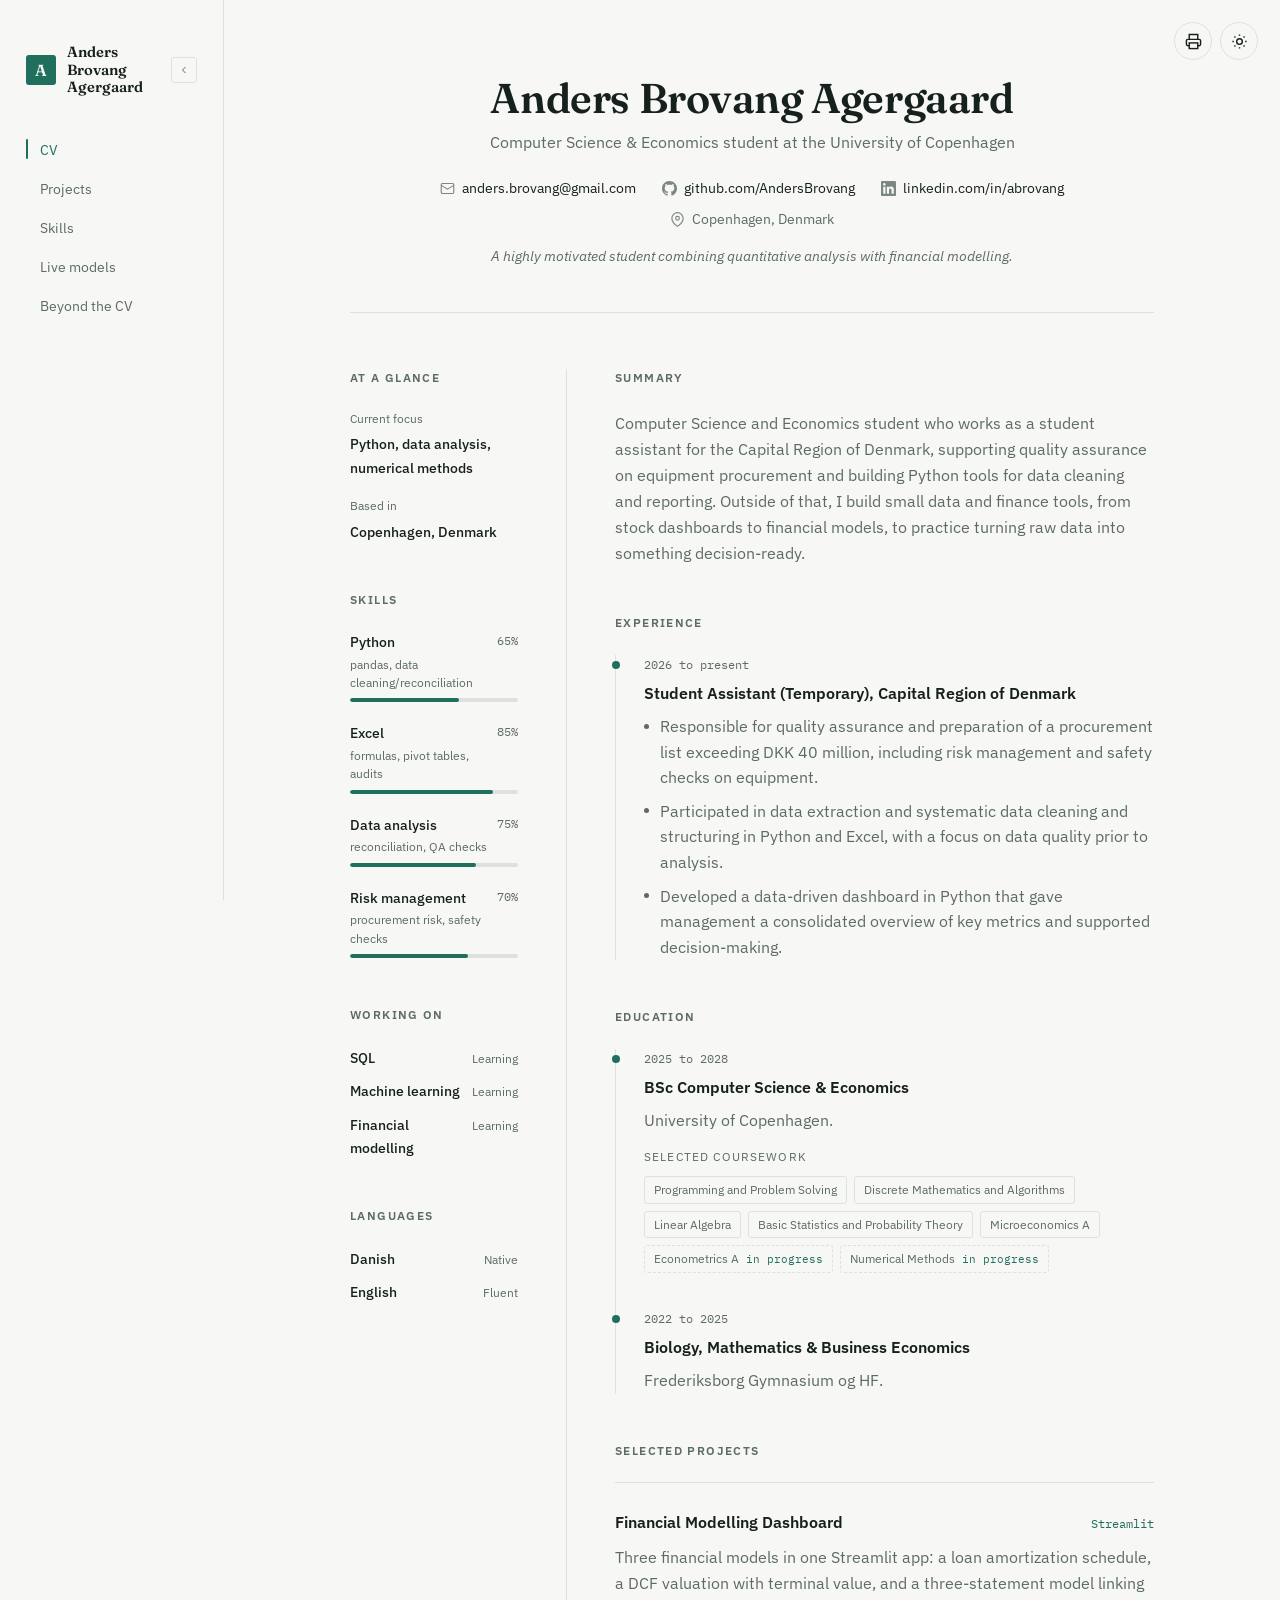
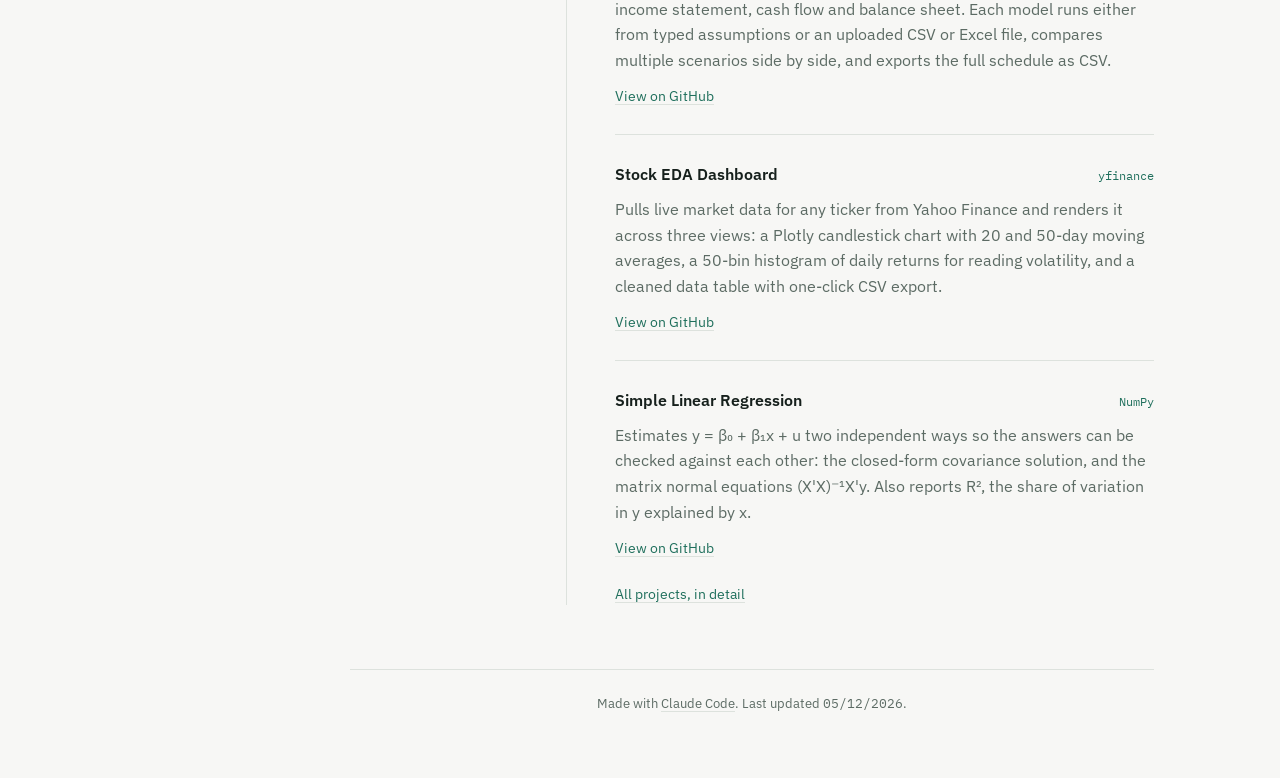
<file: index.html>
<!DOCTYPE html>
<html lang="en" data-theme="light">
<head>
<meta charset="UTF-8">
<meta name="viewport" content="width=device-width, initial-scale=1.0">
<title>Anders Brovang Agergaard | CV</title>
<meta name="description" content="Computer Science &amp; Economics student combining quantitative analysis with financial modelling.">
<link rel="canonical" href="https://andersbrovang.github.io/">

<!-- Link previews (LinkedIn, Slack, iMessage, X) -->
<meta property="og:type" content="profile">
<meta property="og:title" content="Anders Brovang Agergaard | CV">
<meta property="og:description" content="Computer Science &amp; Economics student combining quantitative analysis with financial modelling.">
<meta property="og:url" content="https://andersbrovang.github.io/">
<meta property="og:image" content="https://andersbrovang.github.io/og-image.png">
<meta property="og:image:width" content="1200">
<meta property="og:image:height" content="630">
<meta property="og:locale" content="en_GB">
<meta name="twitter:card" content="summary_large_image">
<meta name="twitter:title" content="Anders Brovang Agergaard | CV">
<meta name="twitter:description" content="Computer Science &amp; Economics student combining quantitative analysis with financial modelling.">
<meta name="twitter:image" content="https://andersbrovang.github.io/og-image.png">

<link rel="icon" href="data:image/svg+xml,%3Csvg xmlns='http://www.w3.org/2000/svg' viewBox='0 0 64 64'%3E%3Crect width='64' height='64' rx='12' fill='%231F6F5C'/%3E%3Ctext x='32' y='45' font-family='Georgia,serif' font-size='38' font-weight='600' text-anchor='middle' fill='%23F7F7F5'%3EA%3C/text%3E%3C/svg%3E">

<script>
  // Apply the stored theme before first paint so dark-mode users
  // never see a flash of the light theme. Also marks that JS is
  // running, which the scroll-reveal styles key off.
  (function () {
    var root = document.documentElement;
    root.classList.add("js");
    try {
      var stored = localStorage.getItem("theme");
      var prefersDark = window.matchMedia("(prefers-color-scheme: dark)").matches;
      root.setAttribute("data-theme", stored || (prefersDark ? "dark" : "light"));
      if (localStorage.getItem("nav") === "collapsed") {
        root.classList.add("nav-collapsed");
      }
    } catch (e) {}
  })();
</script>

<link rel="preconnect" href="https://fonts.googleapis.com">
<link rel="preconnect" href="https://fonts.gstatic.com" crossorigin>
<link href="https://fonts.googleapis.com/css2?family=Fraunces:opsz,wght@9..144,400;9..144,600&family=IBM+Plex+Mono:wght@400;500&family=IBM+Plex+Sans:wght@400;500;600&display=swap" rel="stylesheet">
<link rel="stylesheet" href="style.css?v=22">
</head>
<body>

<a class="skip-link" href="#main">Skip to content</a>

<div class="utility">
  <button id="print-cv" class="util-btn" aria-label="Print or save this CV as PDF">
    <svg class="icon" viewBox="0 0 24 24" fill="none" stroke="currentColor" stroke-width="2"><polyline points="6 9 6 2 18 2 18 9"/><path d="M6 18H4a2 2 0 0 1-2-2v-5a2 2 0 0 1 2-2h16a2 2 0 0 1 2 2v5a2 2 0 0 1-2 2h-2"/><rect x="6" y="14" width="12" height="8"/></svg>
  </button>
  <button id="theme-toggle" class="util-btn theme-toggle" aria-pressed="false" aria-label="Switch to dark mode">
    <svg class="icon icon-sun" viewBox="0 0 24 24" fill="none" stroke="currentColor" stroke-width="2"><circle cx="12" cy="12" r="4"/><path d="M12 2v2M12 20v2M4.9 4.9l1.4 1.4M17.7 17.7l1.4 1.4M2 12h2M20 12h2M4.9 19.1l1.4-1.4M17.7 6.3l1.4-1.4"/></svg>
    <svg class="icon icon-moon" viewBox="0 0 24 24" fill="none" stroke="currentColor" stroke-width="2"><path d="M21 12.8A9 9 0 1111.2 3a7 7 0 009.8 9.8z"/></svg>
  </button>
</div>

<div class="layout">

  <nav class="site-nav" id="site-nav" aria-label="Main">
    <div class="site-nav__top">
      <a class="site-nav__brand" href="index.html">
        <span class="site-nav__mark" aria-hidden="true">A</span>
        <span class="site-nav__name">Anders Brovang<br>Agergaard</span>
      </a>
      <button class="nav-toggle" id="nav-toggle" type="button"
              aria-expanded="true" aria-controls="site-nav"
              aria-label="Collapse navigation">
        <svg viewBox="0 0 24 24" fill="none" stroke="currentColor" stroke-width="2" aria-hidden="true">
          <polyline points="15 18 9 12 15 6"/>
        </svg>
      </button>
    </div>
    <ul class="site-nav__list">
      <li><a class="site-nav__link is-active" href="index.html" aria-current="page">CV</a></li>
      <li><a class="site-nav__link" href="projects.html">Projects</a></li>
      <li><a class="site-nav__link" href="skills.html">Skills</a></li>
      <li><a class="site-nav__link" href="models.html">Live models</a></li>
      <li><a class="site-nav__link" href="beyond.html">Beyond the CV</a></li>
    </ul>
  </nav>

  <main class="cv" id="main">

    <!-- LETTERHEAD -->
    <header class="cv-header">
      <h1 class="cv-name">Anders Brovang Agergaard</h1>
      <p class="cv-role">Computer Science &amp; Economics student at the University of Copenhagen</p>
      <ul class="cv-contact">
        <li>
          <svg class="cv-contact__icon" viewBox="0 0 24 24" fill="none" stroke="currentColor" stroke-width="1.8"><rect x="2" y="4" width="20" height="16" rx="2"/><path d="m2 7 10 6 10-6"/></svg>
          <a href="mailto:anders.brovang@gmail.com">anders.brovang@gmail.com</a>
        </li>
        <li>
          <svg class="cv-contact__icon" viewBox="0 0 24 24" fill="currentColor"><path d="M12 0c-6.626 0-12 5.373-12 12 0 5.302 3.438 9.8 8.207 11.387.599.111.793-.261.793-.577v-2.234c-3.338.726-4.033-1.416-4.033-1.416-.546-1.387-1.333-1.756-1.333-1.756-1.089-.745.083-.729.083-.729 1.205.084 1.839 1.237 1.839 1.237 1.07 1.834 2.807 1.304 3.492.997.107-.775.418-1.305.762-1.604-2.665-.305-5.467-1.334-5.467-5.931 0-1.311.469-2.381 1.236-3.221-.124-.303-.535-1.524.117-3.176 0 0 1.008-.322 3.301 1.23.957-.266 1.983-.399 3.003-.404 1.02.005 2.047.138 3.006.404 2.291-1.552 3.297-1.23 3.297-1.23.653 1.653.242 2.874.118 3.176.77.84 1.235 1.911 1.235 3.221 0 4.609-2.807 5.624-5.479 5.921.43.372.823 1.102.823 2.222v3.293c0 .319.192.694.801.576 4.765-1.589 8.199-6.086 8.199-11.386 0-6.627-5.373-12-12-12z"/></svg>
          <a href="https://github.com/AndersBrovang" target="_blank" rel="noopener">github.com/AndersBrovang</a>
        </li>
        <li>
          <svg class="cv-contact__icon" viewBox="0 0 24 24" fill="currentColor"><path d="M20.447 20.452h-3.554v-5.569c0-1.328-.027-3.037-1.852-3.037-1.853 0-2.136 1.445-2.136 2.939v5.667h-3.554V9h3.414v1.561h.046c.477-.9 1.637-1.85 3.37-1.85 3.601 0 4.267 2.37 4.267 5.455v6.286zM5.337 7.433c-1.144 0-2.063-.926-2.063-2.065 0-1.138.92-2.063 2.063-2.063 1.14 0 2.064.925 2.064 2.063 0 1.139-.925 2.065-2.064 2.065zm1.782 13.019h-3.564V9h3.564v11.452zM22.225 0h-20.451c-.979 0-1.771.774-1.771 1.729v20.542c0 .956.792 1.729 1.771 1.729h20.451c.978 0 1.774-.773 1.774-1.729v-20.542c0-.955-.796-1.729-1.774-1.729z"/></svg>
          <a href="https://www.linkedin.com/in/abrovang/" target="_blank" rel="noopener">linkedin.com/in/abrovang</a>
        </li>
        <li>
          <svg class="cv-contact__icon" viewBox="0 0 24 24" fill="none" stroke="currentColor" stroke-width="1.8"><path d="M21 10c0 7-9 13-9 13s-9-6-9-13a9 9 0 0 1 18 0z"/><circle cx="12" cy="10" r="3"/></svg>
          Copenhagen, Denmark
        </li>
      </ul>
      <p class="cv-open">A highly motivated student combining quantitative analysis with financial modelling.</p>
    </header>

    <!-- BODY: sidebar + main -->
    <div class="cv-body">

      <aside class="cv-sidebar">
        <section class="cv-block">
          <h2 class="cv-block__title">At a glance</h2>
          <dl class="facts">
            <div class="facts__row">
              <dt>Current focus</dt>
              <dd>Python, data analysis, numerical methods</dd>
            </div>
            <div class="facts__row">
              <dt>Based in</dt>
              <dd>Copenhagen, Denmark</dd>
            </div>
          </dl>
        </section>

        <section class="cv-block" id="skills">
          <h2 class="cv-block__title">Skills</h2>
          <ul class="skills" id="skills-list">
            <!-- populated by script.js -->
          </ul>
        </section>

        <section class="cv-block" id="learning">
          <h2 class="cv-block__title">Working on</h2>
          <ul class="langs">
            <li>
              <span class="langs__name">SQL</span>
              <span class="langs__level">Learning</span>
            </li>
            <li>
              <span class="langs__name">Machine learning</span>
              <span class="langs__level">Learning</span>
            </li>
            <li>
              <span class="langs__name">Financial modelling</span>
              <span class="langs__level">Learning</span>
            </li>
          </ul>
        </section>

        <section class="cv-block" id="languages">
          <h2 class="cv-block__title">Languages</h2>
          <ul class="langs">
            <li>
              <span class="langs__name">Danish</span>
              <span class="langs__level">Native</span>
            </li>
            <li>
              <span class="langs__name">English</span>
              <span class="langs__level">Fluent</span>
            </li>
          </ul>
        </section>
      </aside>

      <div class="cv-main">
        <section class="cv-block">
          <h2 class="cv-block__title">Summary</h2>
          <p class="cv-summary">
            Computer Science and Economics student who works as a student
            assistant for the Capital Region of Denmark, supporting quality
            assurance on equipment procurement and building Python tools
            for data cleaning and reporting. Outside of that, I build small
            data and finance tools, from stock dashboards to financial
            models, to practice turning raw data into something
            decision-ready.
          </p>
        </section>

        <section class="cv-block" id="experience">
          <h2 class="cv-block__title">Experience</h2>
          <ol class="timeline" id="experience-list">
            <!-- populated by script.js -->
          </ol>
        </section>

        <section class="cv-block" id="education">
          <h2 class="cv-block__title">Education</h2>
          <ol class="timeline" id="education-list">
            <!-- populated by script.js -->
          </ol>
        </section>

        <section class="cv-block" id="projects">
          <h2 class="cv-block__title">Selected projects</h2>
          <div class="projects" id="projects-list" data-projects data-detail="false" data-limit="3">
            <!-- populated by script.js -->
          </div>
          <p class="cv-more">
            <a href="projects.html">All projects, in detail</a>
          </p>
        </section>
      </div>

    </div>

    <footer class="cv-footer">
      <p>Made with <a href="https://claude.com/claude-code" target="_blank" rel="noopener">Claude Code</a>. Last updated <span class="mono" id="last-updated"></span>.</p>
    </footer>

  </main>

</div>

<script type="application/ld+json">
{
  "@context": "https://schema.org",
  "@type": "Person",
  "name": "Anders Brovang Agergaard",
  "url": "https://andersbrovang.github.io/",
  "email": "mailto:anders.brovang@gmail.com",
  "jobTitle": "Computer Science & Economics student",
  "description": "Computer Science & Economics student combining quantitative analysis with financial modelling.",
  "address": {
    "@type": "PostalAddress",
    "addressLocality": "Copenhagen",
    "addressCountry": "DK"
  },
  "alumniOf": {
    "@type": "CollegeOrUniversity",
    "name": "University of Copenhagen"
  },
  "knowsAbout": ["Python", "NumPy", "pandas", "Financial Modelling", "Numerical Methods", "Regression", "Data Analysis", "Excel"],
  "sameAs": [
    "https://github.com/AndersBrovang",
    "https://www.linkedin.com/in/abrovang/"
  ]
}
</script>

<script src="script.js?v=22"></script>
</body>
</html>
</file>
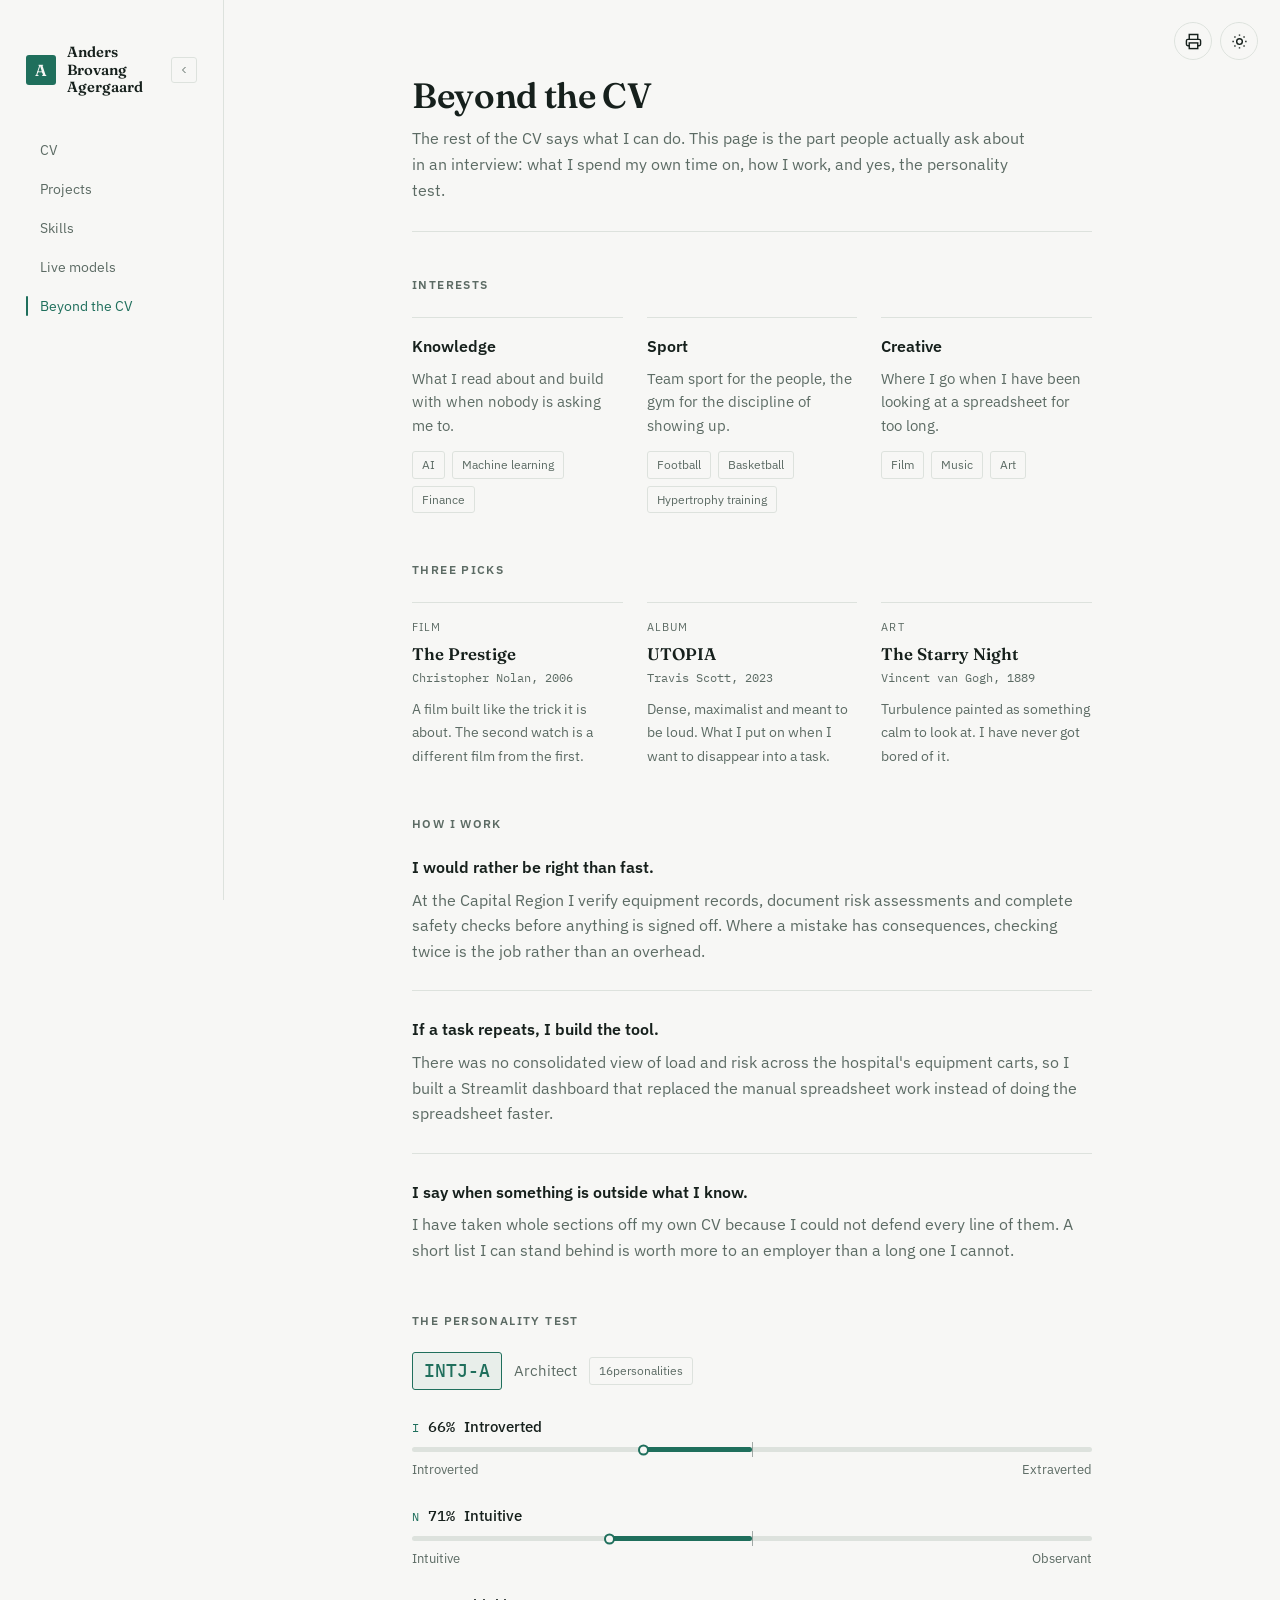
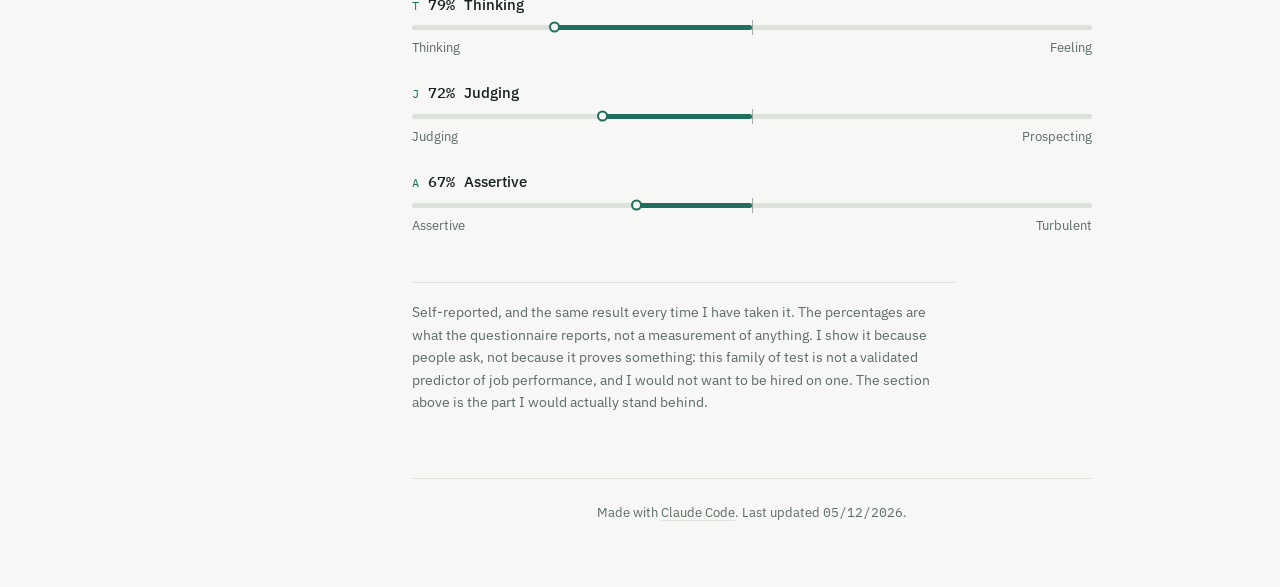
<file: beyond.html>
<!DOCTYPE html>
<html lang="en" data-theme="light">
<head>
<meta charset="UTF-8">
<meta name="viewport" content="width=device-width, initial-scale=1.0">
<title>Beyond the CV | Anders Brovang Agergaard</title>
<meta name="description" content="Interests, how I work, and the personality test everyone asks about.">
<link rel="canonical" href="https://andersbrovang.github.io/beyond.html">

<meta property="og:type" content="website">
<meta property="og:title" content="Beyond the CV | Anders Brovang Agergaard">
<meta property="og:description" content="Interests, how I work, and the personality test everyone asks about.">
<meta property="og:url" content="https://andersbrovang.github.io/beyond.html">
<meta property="og:image" content="https://andersbrovang.github.io/og-image.png">
<meta property="og:image:width" content="1200">
<meta property="og:image:height" content="630">
<meta property="og:locale" content="en_GB">
<meta name="twitter:card" content="summary_large_image">
<meta name="twitter:title" content="Beyond the CV | Anders Brovang Agergaard">
<meta name="twitter:description" content="Interests, how I work, and the personality test everyone asks about.">
<meta name="twitter:image" content="https://andersbrovang.github.io/og-image.png">

<link rel="icon" href="data:image/svg+xml,%3Csvg xmlns='http://www.w3.org/2000/svg' viewBox='0 0 64 64'%3E%3Crect width='64' height='64' rx='12' fill='%231F6F5C'/%3E%3Ctext x='32' y='45' font-family='Georgia,serif' font-size='38' font-weight='600' text-anchor='middle' fill='%23F7F7F5'%3EA%3C/text%3E%3C/svg%3E">

<script>
  (function () {
    var root = document.documentElement;
    root.classList.add("js");
    try {
      var stored = localStorage.getItem("theme");
      var prefersDark = window.matchMedia("(prefers-color-scheme: dark)").matches;
      root.setAttribute("data-theme", stored || (prefersDark ? "dark" : "light"));
      if (localStorage.getItem("nav") === "collapsed") {
        root.classList.add("nav-collapsed");
      }
    } catch (e) {}
  })();
</script>

<link rel="preconnect" href="https://fonts.googleapis.com">
<link rel="preconnect" href="https://fonts.gstatic.com" crossorigin>
<link href="https://fonts.googleapis.com/css2?family=Fraunces:opsz,wght@9..144,400;9..144,600&family=IBM+Plex+Mono:wght@400;500&family=IBM+Plex+Sans:wght@400;500;600&display=swap" rel="stylesheet">
<link rel="stylesheet" href="style.css?v=22">
</head>
<body>

<a class="skip-link" href="#main">Skip to content</a>

<div class="utility">
  <button id="print-cv" class="util-btn" aria-label="Print or save this page as PDF">
    <svg class="icon" viewBox="0 0 24 24" fill="none" stroke="currentColor" stroke-width="2"><polyline points="6 9 6 2 18 2 18 9"/><path d="M6 18H4a2 2 0 0 1-2-2v-5a2 2 0 0 1 2-2h16a2 2 0 0 1 2 2v5a2 2 0 0 1-2 2h-2"/><rect x="6" y="14" width="12" height="8"/></svg>
  </button>
  <button id="theme-toggle" class="util-btn theme-toggle" aria-pressed="false" aria-label="Switch to dark mode">
    <svg class="icon icon-sun" viewBox="0 0 24 24" fill="none" stroke="currentColor" stroke-width="2"><circle cx="12" cy="12" r="4"/><path d="M12 2v2M12 20v2M4.9 4.9l1.4 1.4M17.7 17.7l1.4 1.4M2 12h2M20 12h2M4.9 19.1l1.4-1.4M17.7 6.3l1.4-1.4"/></svg>
    <svg class="icon icon-moon" viewBox="0 0 24 24" fill="none" stroke="currentColor" stroke-width="2"><path d="M21 12.8A9 9 0 1111.2 3a7 7 0 009.8 9.8z"/></svg>
  </button>
</div>

<div class="layout">

  <nav class="site-nav" id="site-nav" aria-label="Main">
    <div class="site-nav__top">
      <a class="site-nav__brand" href="index.html">
        <span class="site-nav__mark" aria-hidden="true">A</span>
        <span class="site-nav__name">Anders Brovang<br>Agergaard</span>
      </a>
      <button class="nav-toggle" id="nav-toggle" type="button"
              aria-expanded="true" aria-controls="site-nav"
              aria-label="Collapse navigation">
        <svg viewBox="0 0 24 24" fill="none" stroke="currentColor" stroke-width="2" aria-hidden="true">
          <polyline points="15 18 9 12 15 6"/>
        </svg>
      </button>
    </div>
    <ul class="site-nav__list">
      <li><a class="site-nav__link" href="index.html">CV</a></li>
      <li><a class="site-nav__link" href="projects.html">Projects</a></li>
      <li><a class="site-nav__link" href="skills.html">Skills</a></li>
      <li><a class="site-nav__link" href="models.html">Live models</a></li>
      <li><a class="site-nav__link is-active" href="beyond.html" aria-current="page">Beyond the CV</a></li>
    </ul>
  </nav>

  <main class="cv" id="main">

    <header class="page-head">
      <h1 class="page-head__title">Beyond the CV</h1>
      <p class="page-head__lede">
        The rest of the CV says what I can do. This page is the part
        people actually ask about in an interview: what I spend my own
        time on, how I work, and yes, the personality test.
      </p>
    </header>

    <section class="cv-block">
      <h2 class="cv-block__title">Interests</h2>
      <div class="skill-group__items interest-grid" id="interests">
        <!-- populated by script.js -->
      </div>
    </section>

    <section class="cv-block">
      <h2 class="cv-block__title">Three picks</h2>
      <div class="skill-group__items pick-grid" id="picks">
        <!-- populated by script.js -->
      </div>
    </section>

    <section class="cv-block">
      <h2 class="cv-block__title">How I work</h2>
      <ul class="work-list" id="working-style">
        <!-- populated by script.js -->
      </ul>
    </section>

    <section class="cv-block">
      <h2 class="cv-block__title">The personality test</h2>
      <div id="mbti">
        <!-- populated by script.js -->
      </div>
    </section>

    <footer class="cv-footer">
      <p>Made with <a href="https://claude.com/claude-code" target="_blank" rel="noopener">Claude Code</a>. Last updated <span class="mono" id="last-updated"></span>.</p>
    </footer>

  </main>

</div>

<script src="script.js?v=22"></script>
</body>
</html>
</file>
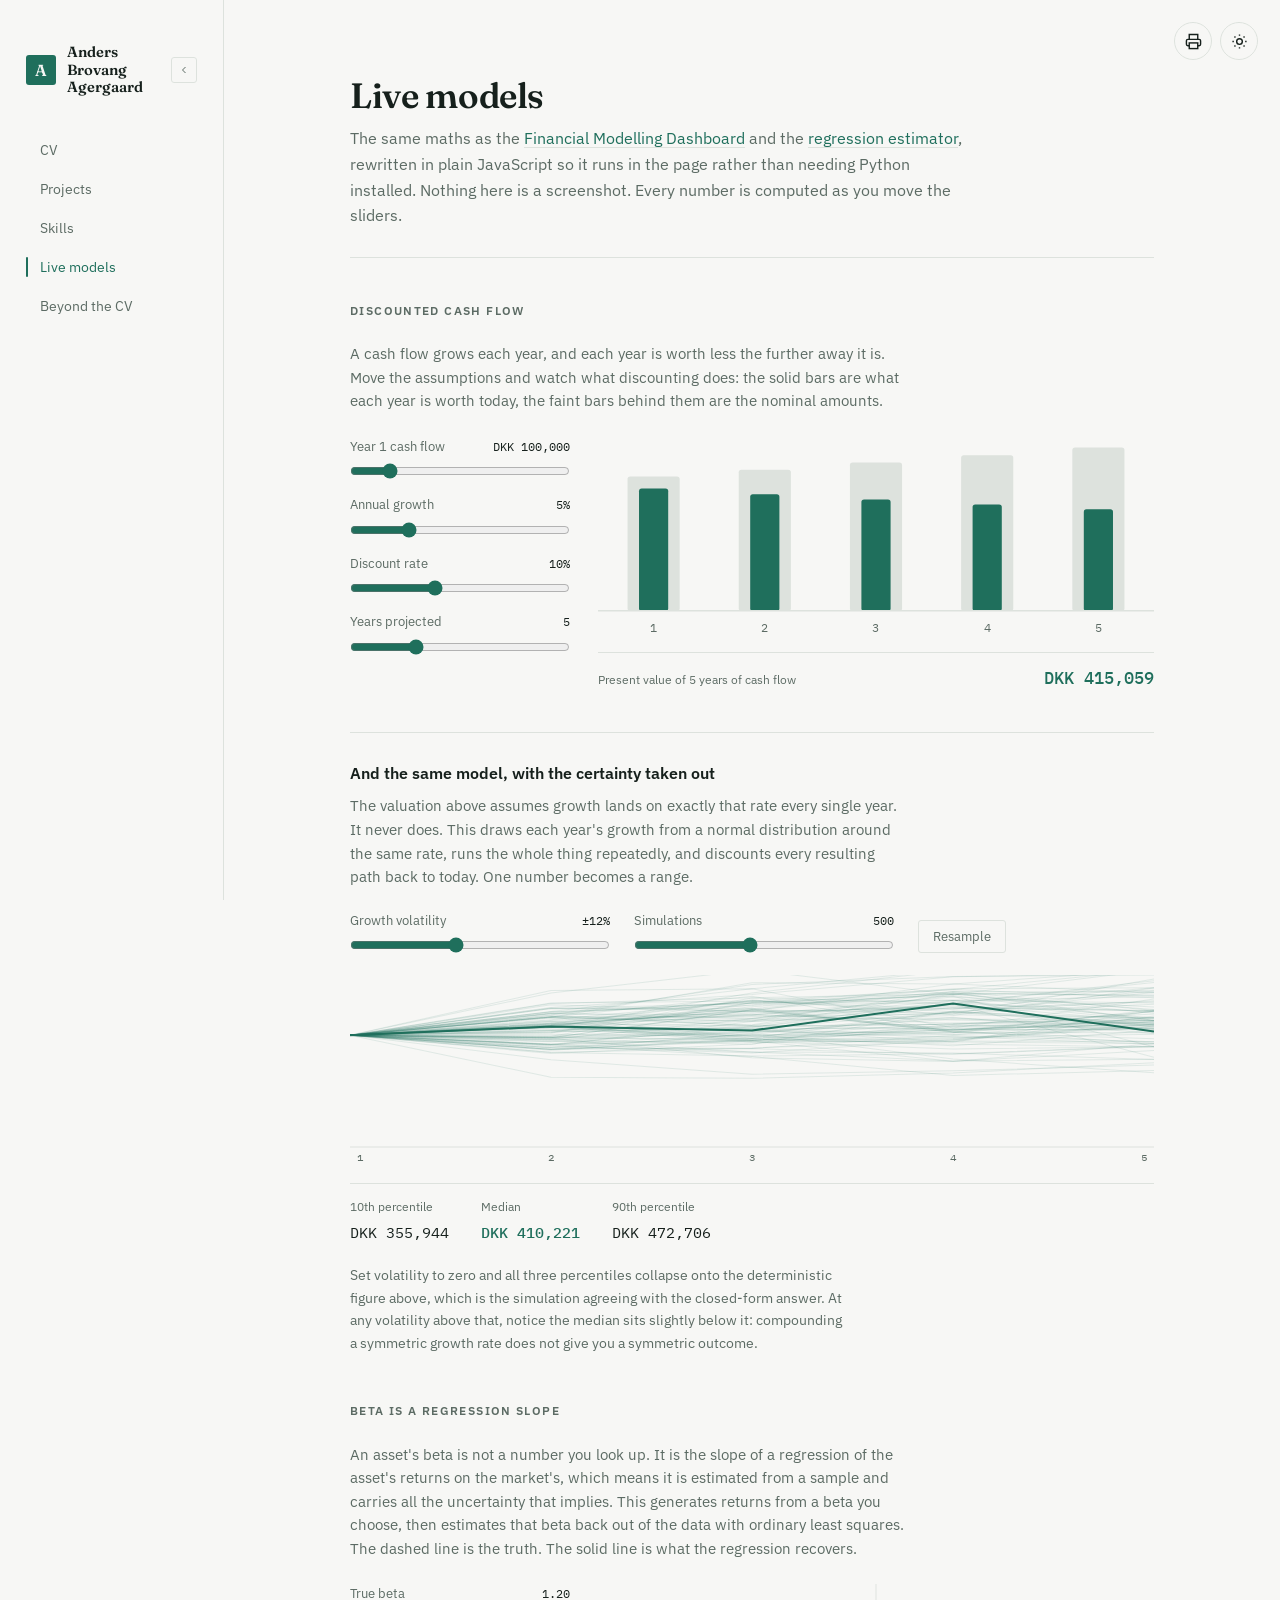
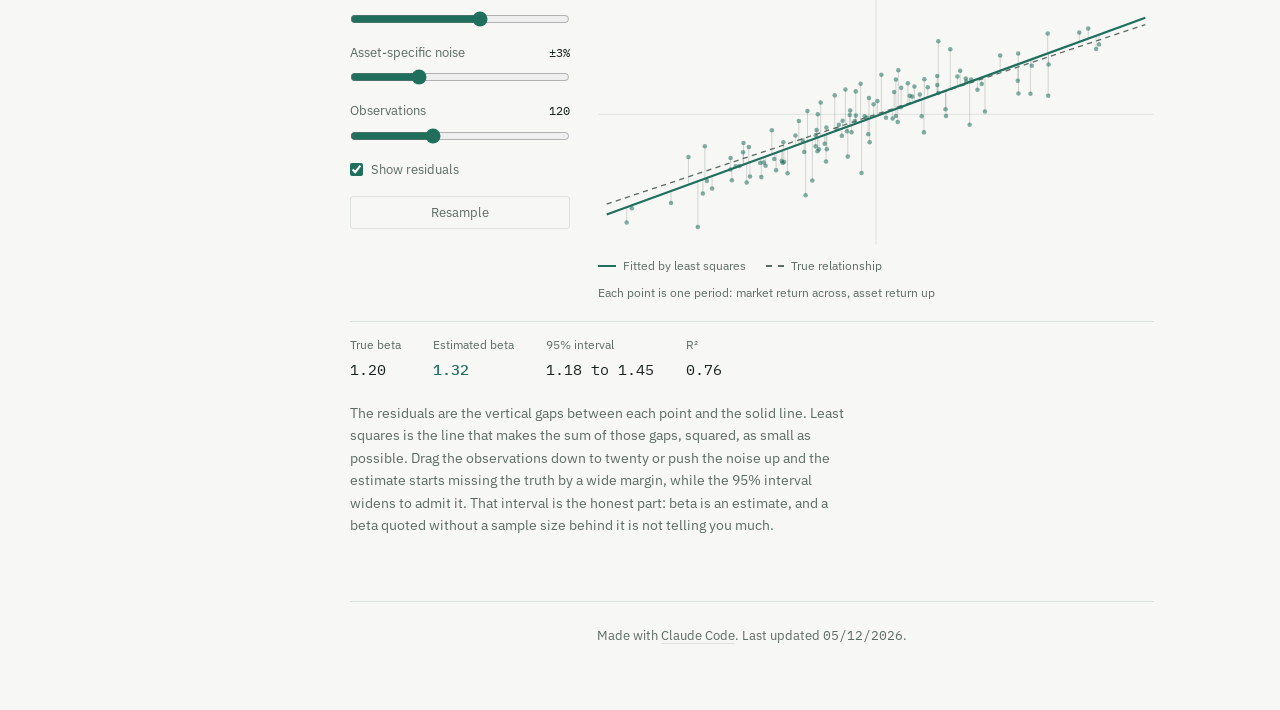
<file: models.html>
<!DOCTYPE html>
<html lang="en" data-theme="light">
<head>
<meta charset="UTF-8">
<meta name="viewport" content="width=device-width, initial-scale=1.0">
<title>Live models | Anders Brovang Agergaard</title>
<meta name="description" content="An interactive DCF valuation, a Monte Carlo simulation and a live regression of beta, running in the page.">
<link rel="canonical" href="https://andersbrovang.github.io/models.html">

<meta property="og:type" content="website">
<meta property="og:title" content="Live models | Anders Brovang Agergaard">
<meta property="og:description" content="An interactive DCF valuation, a Monte Carlo simulation and a live regression of beta, running in the page.">
<meta property="og:url" content="https://andersbrovang.github.io/models.html">
<meta property="og:image" content="https://andersbrovang.github.io/og-image.png">
<meta property="og:image:width" content="1200">
<meta property="og:image:height" content="630">
<meta property="og:locale" content="en_GB">
<meta name="twitter:card" content="summary_large_image">
<meta name="twitter:title" content="Live models | Anders Brovang Agergaard">
<meta name="twitter:description" content="An interactive DCF valuation, a Monte Carlo simulation and a live regression of beta, running in the page.">
<meta name="twitter:image" content="https://andersbrovang.github.io/og-image.png">

<link rel="icon" href="data:image/svg+xml,%3Csvg xmlns='http://www.w3.org/2000/svg' viewBox='0 0 64 64'%3E%3Crect width='64' height='64' rx='12' fill='%231F6F5C'/%3E%3Ctext x='32' y='45' font-family='Georgia,serif' font-size='38' font-weight='600' text-anchor='middle' fill='%23F7F7F5'%3EA%3C/text%3E%3C/svg%3E">

<script>
  (function () {
    var root = document.documentElement;
    root.classList.add("js");
    try {
      var stored = localStorage.getItem("theme");
      var prefersDark = window.matchMedia("(prefers-color-scheme: dark)").matches;
      root.setAttribute("data-theme", stored || (prefersDark ? "dark" : "light"));
      if (localStorage.getItem("nav") === "collapsed") {
        root.classList.add("nav-collapsed");
      }
    } catch (e) {}
  })();
</script>

<link rel="preconnect" href="https://fonts.googleapis.com">
<link rel="preconnect" href="https://fonts.gstatic.com" crossorigin>
<link href="https://fonts.googleapis.com/css2?family=Fraunces:opsz,wght@9..144,400;9..144,600&family=IBM+Plex+Mono:wght@400;500&family=IBM+Plex+Sans:wght@400;500;600&display=swap" rel="stylesheet">
<link rel="stylesheet" href="style.css?v=22">
</head>
<body>

<a class="skip-link" href="#main">Skip to content</a>

<div class="utility">
  <button id="print-cv" class="util-btn" aria-label="Print or save this page as PDF">
    <svg class="icon" viewBox="0 0 24 24" fill="none" stroke="currentColor" stroke-width="2"><polyline points="6 9 6 2 18 2 18 9"/><path d="M6 18H4a2 2 0 0 1-2-2v-5a2 2 0 0 1 2-2h16a2 2 0 0 1 2 2v5a2 2 0 0 1-2 2h-2"/><rect x="6" y="14" width="12" height="8"/></svg>
  </button>
  <button id="theme-toggle" class="util-btn theme-toggle" aria-pressed="false" aria-label="Switch to dark mode">
    <svg class="icon icon-sun" viewBox="0 0 24 24" fill="none" stroke="currentColor" stroke-width="2"><circle cx="12" cy="12" r="4"/><path d="M12 2v2M12 20v2M4.9 4.9l1.4 1.4M17.7 17.7l1.4 1.4M2 12h2M20 12h2M4.9 19.1l1.4-1.4M17.7 6.3l1.4-1.4"/></svg>
    <svg class="icon icon-moon" viewBox="0 0 24 24" fill="none" stroke="currentColor" stroke-width="2"><path d="M21 12.8A9 9 0 1111.2 3a7 7 0 009.8 9.8z"/></svg>
  </button>
</div>

<div class="layout">

  <nav class="site-nav" id="site-nav" aria-label="Main">
    <div class="site-nav__top">
      <a class="site-nav__brand" href="index.html">
        <span class="site-nav__mark" aria-hidden="true">A</span>
        <span class="site-nav__name">Anders Brovang<br>Agergaard</span>
      </a>
      <button class="nav-toggle" id="nav-toggle" type="button"
              aria-expanded="true" aria-controls="site-nav"
              aria-label="Collapse navigation">
        <svg viewBox="0 0 24 24" fill="none" stroke="currentColor" stroke-width="2" aria-hidden="true">
          <polyline points="15 18 9 12 15 6"/>
        </svg>
      </button>
    </div>
    <ul class="site-nav__list">
      <li><a class="site-nav__link" href="index.html">CV</a></li>
      <li><a class="site-nav__link" href="projects.html">Projects</a></li>
      <li><a class="site-nav__link" href="skills.html">Skills</a></li>
      <li><a class="site-nav__link is-active" href="models.html" aria-current="page">Live models</a></li>
      <li><a class="site-nav__link" href="beyond.html">Beyond the CV</a></li>
    </ul>
  </nav>

  <main class="cv" id="main">

    <header class="page-head">
      <h1 class="page-head__title">Live models</h1>
      <p class="page-head__lede">
        The same maths as the
        <a href="https://github.com/AndersBrovang/financial-modelling-dashboard" target="_blank" rel="noopener">Financial Modelling Dashboard</a>
        and the
        <a href="https://github.com/AndersBrovang/slr" target="_blank" rel="noopener">regression estimator</a>,
        rewritten in plain JavaScript so it runs in the page rather than
        needing Python installed. Nothing here is a screenshot. Every
        number is computed as you move the sliders.
      </p>
    </header>

    <section class="cv-block" id="model">
      <h2 class="cv-block__title">Discounted cash flow</h2>
      <p class="model__lede">
        A cash flow grows each year, and each year is worth less the
        further away it is. Move the assumptions and watch what
        discounting does: the solid bars are what each year is worth
        today, the faint bars behind them are the nominal amounts.
      </p>

      <div class="model">
        <div class="model__controls">
          <label class="model__field">
            <span class="model__label">
              Year 1 cash flow
              <output class="model__value mono" for="in-cf" id="out-cf"></output>
            </span>
            <input type="range" id="in-cf" min="25000" max="500000" step="25000" value="100000">
          </label>

          <label class="model__field">
            <span class="model__label">
              Annual growth
              <output class="model__value mono" for="in-growth" id="out-growth"></output>
            </span>
            <input type="range" id="in-growth" min="0" max="20" step="1" value="5">
          </label>

          <label class="model__field">
            <span class="model__label">
              Discount rate
              <output class="model__value mono" for="in-discount" id="out-discount"></output>
            </span>
            <input type="range" id="in-discount" min="1" max="25" step="1" value="10">
          </label>

          <label class="model__field">
            <span class="model__label">
              Years projected
              <output class="model__value mono" for="in-years" id="out-years"></output>
            </span>
            <input type="range" id="in-years" min="3" max="10" step="1" value="5">
          </label>
        </div>

        <figure class="model__figure">
          <svg class="model__chart" id="model-chart" viewBox="0 0 320 116"
               preserveAspectRatio="xMidYMid meet" role="img"
               aria-label="Bar chart comparing nominal cash flows with their present value for each projected year."></svg>
          <figcaption class="model__result">
            <span class="model__result-label" id="model-result-label"></span>
            <strong class="model__npv mono" id="out-npv" aria-live="polite"></strong>
          </figcaption>
        </figure>
      </div>

      <div class="sim">
        <h3 class="sim__title">And the same model, with the certainty taken out</h3>
        <p class="sim__lede">
          The valuation above assumes growth lands on exactly that rate
          every single year. It never does. This draws each year's
          growth from a normal distribution around the same rate, runs
          the whole thing repeatedly, and discounts every resulting
          path back to today. One number becomes a range.
        </p>

        <div class="sim__controls">
          <label class="model__field sim__field">
            <span class="model__label">
              Growth volatility
              <output class="model__value mono" for="in-vol" id="out-vol"></output>
            </span>
            <input type="range" id="in-vol" min="0" max="30" step="1" value="12">
          </label>

          <label class="model__field sim__field">
            <span class="model__label">
              Simulations
              <output class="model__value mono" for="in-runs" id="out-runs"></output>
            </span>
            <input type="range" id="in-runs" min="100" max="1000" step="100" value="500">
          </label>

          <button type="button" class="sim__resample" id="sim-resample">
            Resample
          </button>
        </div>

        <svg class="sim__chart" id="sim-chart" viewBox="0 0 640 190"
             preserveAspectRatio="none" role="img"
             aria-label="Fan chart of simulated cash flow paths over the projected years, with the median path highlighted."></svg>

        <dl class="sim__stats">
          <div class="sim__stat">
            <dt>10th percentile</dt>
            <dd class="mono" id="sim-p10"></dd>
          </div>
          <div class="sim__stat sim__stat--median">
            <dt>Median</dt>
            <dd class="mono" id="sim-p50" aria-live="polite"></dd>
          </div>
          <div class="sim__stat">
            <dt>90th percentile</dt>
            <dd class="mono" id="sim-p90"></dd>
          </div>
        </dl>

        <p class="sim__note">
          Set volatility to zero and all three percentiles collapse onto
          the deterministic figure above, which is the simulation
          agreeing with the closed-form answer. At any volatility above
          that, notice the median sits slightly below it: compounding a
          symmetric growth rate does not give you a symmetric outcome.
        </p>
      </div>
    </section>

    <section class="cv-block" id="beta">
      <h2 class="cv-block__title">Beta is a regression slope</h2>
      <p class="model__lede">
        An asset's beta is not a number you look up. It is the slope of
        a regression of the asset's returns on the market's, which means
        it is estimated from a sample and carries all the uncertainty
        that implies. This generates returns from a beta you choose,
        then estimates that beta back out of the data with ordinary
        least squares. The dashed line is the truth. The solid line is
        what the regression recovers.
      </p>

      <div class="model beta">
        <div class="model__controls">
          <label class="model__field">
            <span class="model__label">
              True beta
              <output class="model__value mono" for="in-beta" id="out-beta"></output>
            </span>
            <input type="range" id="in-beta" min="0" max="2" step="0.05" value="1.2">
          </label>

          <label class="model__field">
            <span class="model__label">
              Asset-specific noise
              <output class="model__value mono" for="in-noise" id="out-noise"></output>
            </span>
            <input type="range" id="in-noise" min="0" max="10" step="0.5" value="3">
          </label>

          <label class="model__field">
            <span class="model__label">
              Observations
              <output class="model__value mono" for="in-obs" id="out-obs"></output>
            </span>
            <input type="range" id="in-obs" min="15" max="300" step="5" value="120">
          </label>

          <label class="beta__check">
            <input type="checkbox" id="beta-residuals" checked>
            <span>Show residuals</span>
          </label>

          <button type="button" class="sim__resample" id="beta-resample">
            Resample
          </button>
        </div>

        <figure class="model__figure">
          <svg class="beta__chart" id="beta-chart" viewBox="0 0 640 300"
               preserveAspectRatio="xMidYMid meet" role="img"
               aria-label="Scatter plot of asset returns against market returns, with the fitted regression line and the true relationship drawn over it."></svg>
          <figcaption class="beta__legend">
            <span class="beta__key beta__key--fit">Fitted by least squares</span>
            <span class="beta__key beta__key--true">True relationship</span>
            <span class="beta__key beta__key--axis">Each point is one period: market return across, asset return up</span>
          </figcaption>
        </figure>
      </div>

      <dl class="sim__stats">
        <div class="sim__stat">
          <dt>True beta</dt>
          <dd class="mono" id="beta-truth"></dd>
        </div>
        <div class="sim__stat sim__stat--median">
          <dt>Estimated beta</dt>
          <dd class="mono" id="beta-hat" aria-live="polite"></dd>
        </div>
        <div class="sim__stat">
          <dt>95% interval</dt>
          <dd class="mono" id="beta-interval"></dd>
        </div>
        <div class="sim__stat">
          <dt>R²</dt>
          <dd class="mono" id="beta-r2"></dd>
        </div>
      </dl>

      <p class="sim__note">
        The residuals are the vertical gaps between each point and the
        solid line. Least squares is the line that makes the sum of
        those gaps, squared, as small as possible. Drag the observations
        down to twenty or push the noise up and the estimate starts
        missing the truth by a wide margin, while the 95% interval
        widens to admit it. That interval is the honest part: beta is an
        estimate, and a beta quoted without a sample size behind it is
        not telling you much.
      </p>
    </section>

    <footer class="cv-footer">
      <p>Made with <a href="https://claude.com/claude-code" target="_blank" rel="noopener">Claude Code</a>. Last updated <span class="mono" id="last-updated"></span>.</p>
    </footer>

  </main>

</div>

<script src="script.js?v=22"></script>
</body>
</html>
</file>
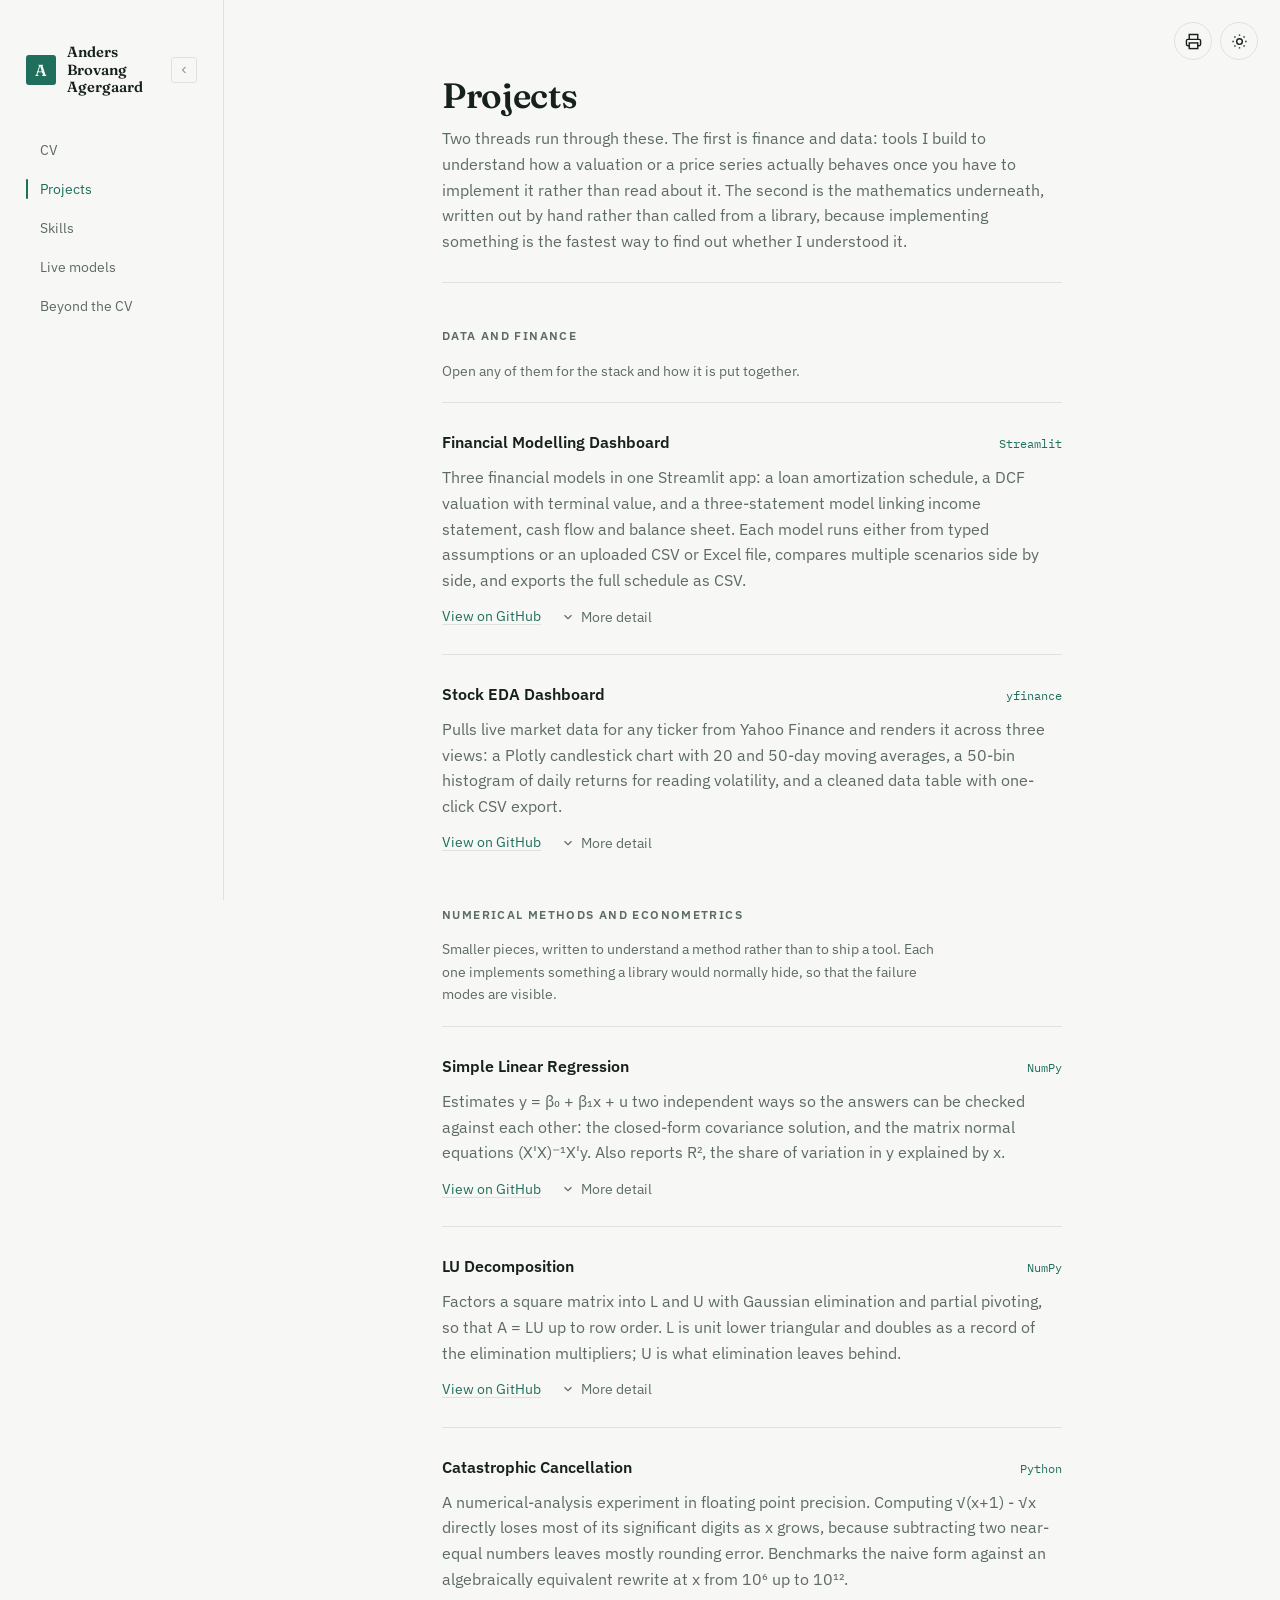
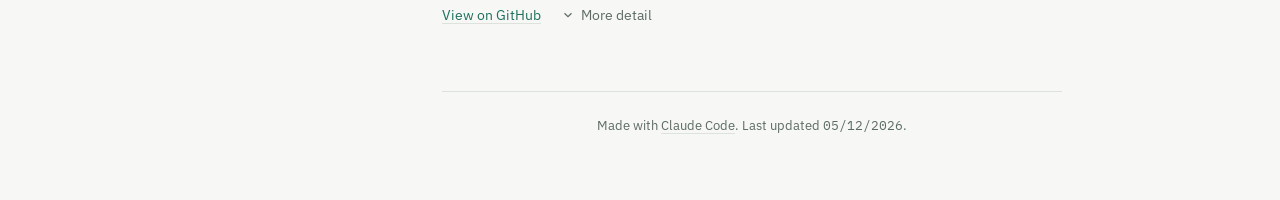
<file: projects.html>
<!DOCTYPE html>
<html lang="en" data-theme="light">
<head>
<meta charset="UTF-8">
<meta name="viewport" content="width=device-width, initial-scale=1.0">
<title>Projects | Anders Brovang Agergaard</title>
<meta name="description" content="Data and finance tools in Python, plus numerical methods and econometrics written from scratch.">
<link rel="canonical" href="https://andersbrovang.github.io/projects.html">

<meta property="og:type" content="website">
<meta property="og:title" content="Projects | Anders Brovang Agergaard">
<meta property="og:description" content="Data and finance tools in Python, plus numerical methods and econometrics written from scratch.">
<meta property="og:url" content="https://andersbrovang.github.io/projects.html">
<meta property="og:image" content="https://andersbrovang.github.io/og-image.png">
<meta property="og:image:width" content="1200">
<meta property="og:image:height" content="630">
<meta property="og:locale" content="en_GB">
<meta name="twitter:card" content="summary_large_image">
<meta name="twitter:title" content="Projects | Anders Brovang Agergaard">
<meta name="twitter:description" content="Data and finance tools in Python, plus numerical methods and econometrics written from scratch.">
<meta name="twitter:image" content="https://andersbrovang.github.io/og-image.png">

<link rel="icon" href="data:image/svg+xml,%3Csvg xmlns='http://www.w3.org/2000/svg' viewBox='0 0 64 64'%3E%3Crect width='64' height='64' rx='12' fill='%231F6F5C'/%3E%3Ctext x='32' y='45' font-family='Georgia,serif' font-size='38' font-weight='600' text-anchor='middle' fill='%23F7F7F5'%3EA%3C/text%3E%3C/svg%3E">

<script>
  (function () {
    var root = document.documentElement;
    root.classList.add("js");
    try {
      var stored = localStorage.getItem("theme");
      var prefersDark = window.matchMedia("(prefers-color-scheme: dark)").matches;
      root.setAttribute("data-theme", stored || (prefersDark ? "dark" : "light"));
      if (localStorage.getItem("nav") === "collapsed") {
        root.classList.add("nav-collapsed");
      }
    } catch (e) {}
  })();
</script>

<link rel="preconnect" href="https://fonts.googleapis.com">
<link rel="preconnect" href="https://fonts.gstatic.com" crossorigin>
<link href="https://fonts.googleapis.com/css2?family=Fraunces:opsz,wght@9..144,400;9..144,600&family=IBM+Plex+Mono:wght@400;500&family=IBM+Plex+Sans:wght@400;500;600&display=swap" rel="stylesheet">
<link rel="stylesheet" href="style.css?v=22">
</head>
<body>

<a class="skip-link" href="#main">Skip to content</a>

<div class="utility">
  <button id="print-cv" class="util-btn" aria-label="Print or save this page as PDF">
    <svg class="icon" viewBox="0 0 24 24" fill="none" stroke="currentColor" stroke-width="2"><polyline points="6 9 6 2 18 2 18 9"/><path d="M6 18H4a2 2 0 0 1-2-2v-5a2 2 0 0 1 2-2h16a2 2 0 0 1 2 2v5a2 2 0 0 1-2 2h-2"/><rect x="6" y="14" width="12" height="8"/></svg>
  </button>
  <button id="theme-toggle" class="util-btn theme-toggle" aria-pressed="false" aria-label="Switch to dark mode">
    <svg class="icon icon-sun" viewBox="0 0 24 24" fill="none" stroke="currentColor" stroke-width="2"><circle cx="12" cy="12" r="4"/><path d="M12 2v2M12 20v2M4.9 4.9l1.4 1.4M17.7 17.7l1.4 1.4M2 12h2M20 12h2M4.9 19.1l1.4-1.4M17.7 6.3l1.4-1.4"/></svg>
    <svg class="icon icon-moon" viewBox="0 0 24 24" fill="none" stroke="currentColor" stroke-width="2"><path d="M21 12.8A9 9 0 1111.2 3a7 7 0 009.8 9.8z"/></svg>
  </button>
</div>

<div class="layout">

  <nav class="site-nav" id="site-nav" aria-label="Main">
    <div class="site-nav__top">
      <a class="site-nav__brand" href="index.html">
        <span class="site-nav__mark" aria-hidden="true">A</span>
        <span class="site-nav__name">Anders Brovang<br>Agergaard</span>
      </a>
      <button class="nav-toggle" id="nav-toggle" type="button"
              aria-expanded="true" aria-controls="site-nav"
              aria-label="Collapse navigation">
        <svg viewBox="0 0 24 24" fill="none" stroke="currentColor" stroke-width="2" aria-hidden="true">
          <polyline points="15 18 9 12 15 6"/>
        </svg>
      </button>
    </div>
    <ul class="site-nav__list">
      <li><a class="site-nav__link" href="index.html">CV</a></li>
      <li><a class="site-nav__link is-active" href="projects.html" aria-current="page">Projects</a></li>
      <li><a class="site-nav__link" href="skills.html">Skills</a></li>
      <li><a class="site-nav__link" href="models.html">Live models</a></li>
      <li><a class="site-nav__link" href="beyond.html">Beyond the CV</a></li>
    </ul>
  </nav>

  <main class="cv" id="main">

    <header class="page-head">
      <h1 class="page-head__title">Projects</h1>
      <p class="page-head__lede">
        Two threads run through these. The first is finance and data:
        tools I build to understand how a valuation or a price series
        actually behaves once you have to implement it rather than read
        about it. The second is the mathematics underneath, written out
        by hand rather than called from a library, because implementing
        something is the fastest way to find out whether I understood it.
      </p>
    </header>

    <section class="cv-block project-group">
      <h2 class="cv-block__title">Data and finance</h2>
      <p class="project-group__note">
        Open any of them for the stack and how it is put together.
      </p>
      <div class="projects" id="projects-list" data-projects data-group="finance">
        <!-- populated by script.js -->
      </div>
    </section>

    <section class="cv-block project-group">
      <h2 class="cv-block__title">Numerical methods and econometrics</h2>
      <p class="project-group__note">
        Smaller pieces, written to understand a method rather than to
        ship a tool. Each one implements something a library would
        normally hide, so that the failure modes are visible.
      </p>
      <div class="projects" data-projects data-group="numerical">
        <!-- populated by script.js -->
      </div>
    </section>

    <footer class="cv-footer">
      <p>Made with <a href="https://claude.com/claude-code" target="_blank" rel="noopener">Claude Code</a>. Last updated <span class="mono" id="last-updated"></span>.</p>
    </footer>

  </main>

</div>

<script src="script.js?v=22"></script>
</body>
</html>
</file>
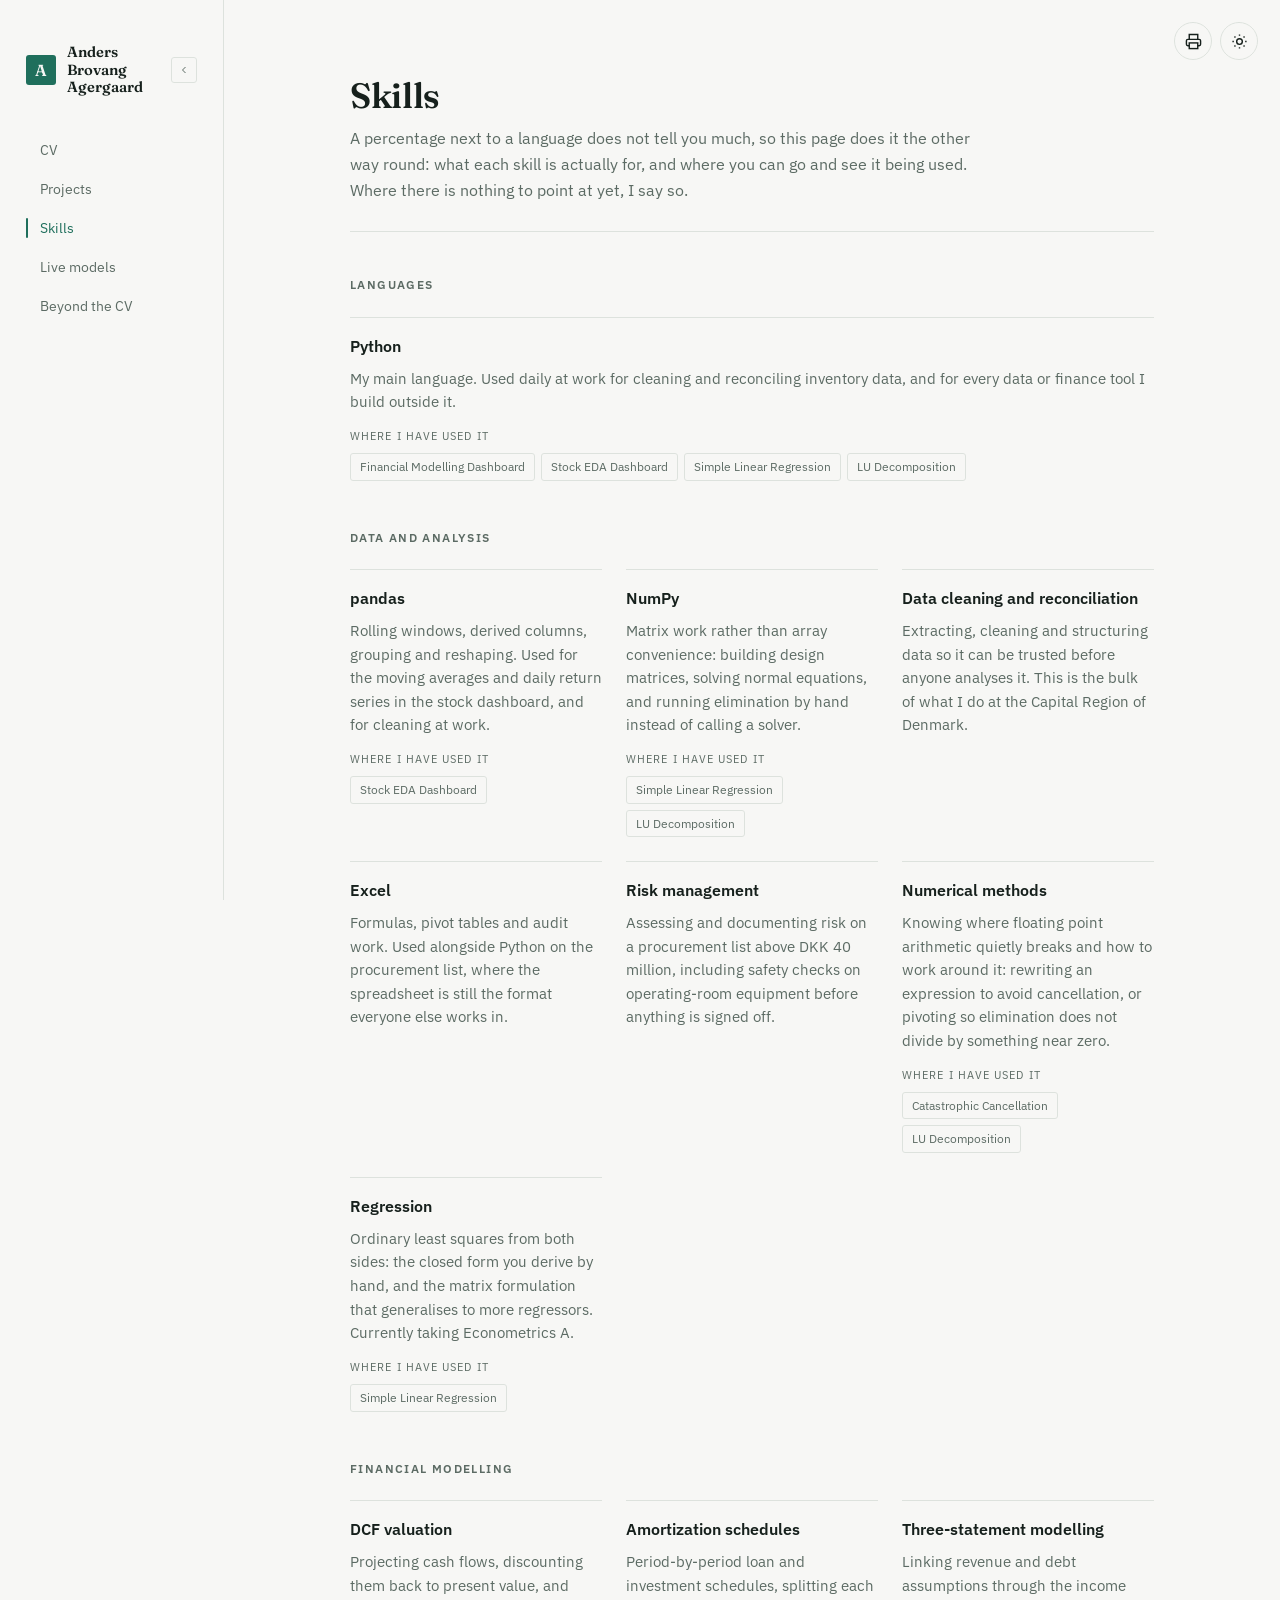
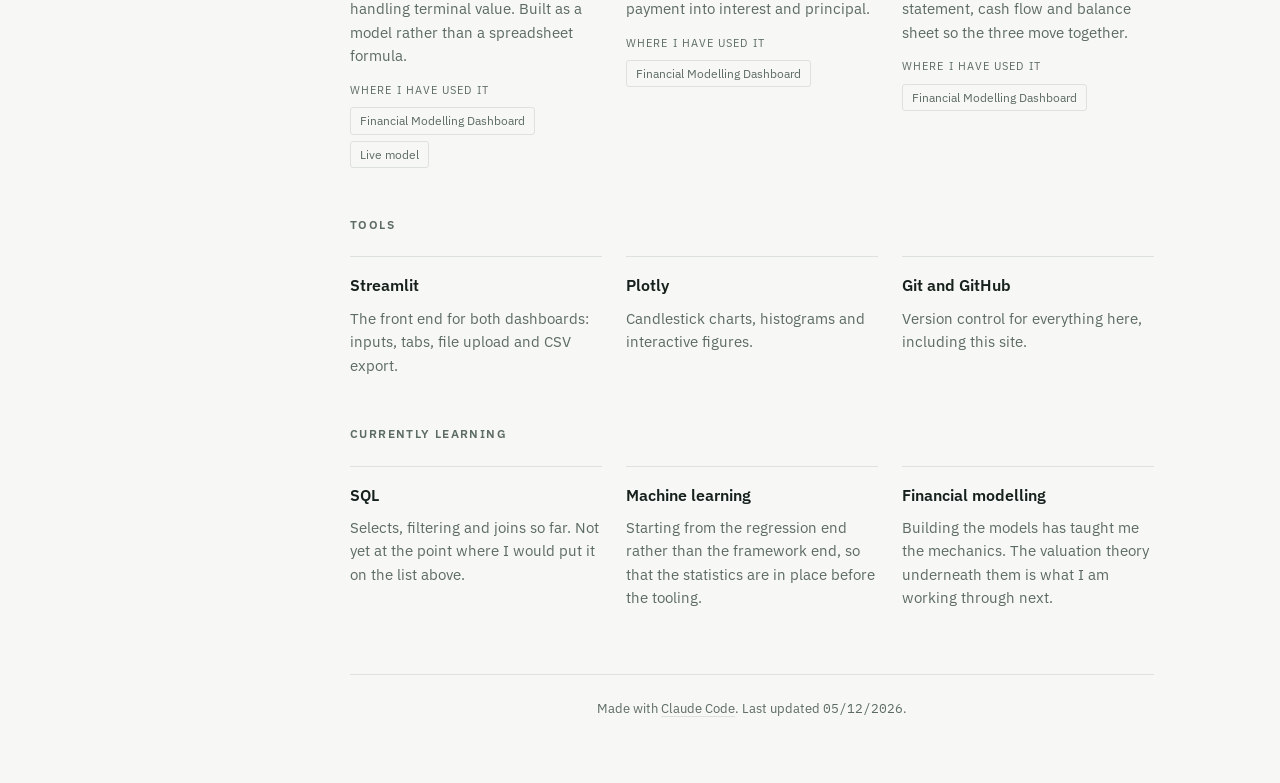
<file: skills.html>
<!DOCTYPE html>
<html lang="en" data-theme="light">
<head>
<meta charset="UTF-8">
<meta name="viewport" content="width=device-width, initial-scale=1.0">
<title>Skills | Anders Brovang Agergaard</title>
<meta name="description" content="What I can actually do, and where each of it has been used.">
<link rel="canonical" href="https://andersbrovang.github.io/skills.html">

<meta property="og:type" content="website">
<meta property="og:title" content="Skills | Anders Brovang Agergaard">
<meta property="og:description" content="What I can actually do, and where each of it has been used.">
<meta property="og:url" content="https://andersbrovang.github.io/skills.html">
<meta property="og:image" content="https://andersbrovang.github.io/og-image.png">
<meta property="og:image:width" content="1200">
<meta property="og:image:height" content="630">
<meta property="og:locale" content="en_GB">
<meta name="twitter:card" content="summary_large_image">
<meta name="twitter:title" content="Skills | Anders Brovang Agergaard">
<meta name="twitter:description" content="What I can actually do, and where each of it has been used.">
<meta name="twitter:image" content="https://andersbrovang.github.io/og-image.png">

<link rel="icon" href="data:image/svg+xml,%3Csvg xmlns='http://www.w3.org/2000/svg' viewBox='0 0 64 64'%3E%3Crect width='64' height='64' rx='12' fill='%231F6F5C'/%3E%3Ctext x='32' y='45' font-family='Georgia,serif' font-size='38' font-weight='600' text-anchor='middle' fill='%23F7F7F5'%3EA%3C/text%3E%3C/svg%3E">

<script>
  (function () {
    var root = document.documentElement;
    root.classList.add("js");
    try {
      var stored = localStorage.getItem("theme");
      var prefersDark = window.matchMedia("(prefers-color-scheme: dark)").matches;
      root.setAttribute("data-theme", stored || (prefersDark ? "dark" : "light"));
      if (localStorage.getItem("nav") === "collapsed") {
        root.classList.add("nav-collapsed");
      }
    } catch (e) {}
  })();
</script>

<link rel="preconnect" href="https://fonts.googleapis.com">
<link rel="preconnect" href="https://fonts.gstatic.com" crossorigin>
<link href="https://fonts.googleapis.com/css2?family=Fraunces:opsz,wght@9..144,400;9..144,600&family=IBM+Plex+Mono:wght@400;500&family=IBM+Plex+Sans:wght@400;500;600&display=swap" rel="stylesheet">
<link rel="stylesheet" href="style.css?v=22">
</head>
<body>

<a class="skip-link" href="#main">Skip to content</a>

<div class="utility">
  <button id="print-cv" class="util-btn" aria-label="Print or save this page as PDF">
    <svg class="icon" viewBox="0 0 24 24" fill="none" stroke="currentColor" stroke-width="2"><polyline points="6 9 6 2 18 2 18 9"/><path d="M6 18H4a2 2 0 0 1-2-2v-5a2 2 0 0 1 2-2h16a2 2 0 0 1 2 2v5a2 2 0 0 1-2 2h-2"/><rect x="6" y="14" width="12" height="8"/></svg>
  </button>
  <button id="theme-toggle" class="util-btn theme-toggle" aria-pressed="false" aria-label="Switch to dark mode">
    <svg class="icon icon-sun" viewBox="0 0 24 24" fill="none" stroke="currentColor" stroke-width="2"><circle cx="12" cy="12" r="4"/><path d="M12 2v2M12 20v2M4.9 4.9l1.4 1.4M17.7 17.7l1.4 1.4M2 12h2M20 12h2M4.9 19.1l1.4-1.4M17.7 6.3l1.4-1.4"/></svg>
    <svg class="icon icon-moon" viewBox="0 0 24 24" fill="none" stroke="currentColor" stroke-width="2"><path d="M21 12.8A9 9 0 1111.2 3a7 7 0 009.8 9.8z"/></svg>
  </button>
</div>

<div class="layout">

  <nav class="site-nav" id="site-nav" aria-label="Main">
    <div class="site-nav__top">
      <a class="site-nav__brand" href="index.html">
        <span class="site-nav__mark" aria-hidden="true">A</span>
        <span class="site-nav__name">Anders Brovang<br>Agergaard</span>
      </a>
      <button class="nav-toggle" id="nav-toggle" type="button"
              aria-expanded="true" aria-controls="site-nav"
              aria-label="Collapse navigation">
        <svg viewBox="0 0 24 24" fill="none" stroke="currentColor" stroke-width="2" aria-hidden="true">
          <polyline points="15 18 9 12 15 6"/>
        </svg>
      </button>
    </div>
    <ul class="site-nav__list">
      <li><a class="site-nav__link" href="index.html">CV</a></li>
      <li><a class="site-nav__link" href="projects.html">Projects</a></li>
      <li><a class="site-nav__link is-active" href="skills.html" aria-current="page">Skills</a></li>
      <li><a class="site-nav__link" href="models.html">Live models</a></li>
      <li><a class="site-nav__link" href="beyond.html">Beyond the CV</a></li>
    </ul>
  </nav>

  <main class="cv" id="main">

    <header class="page-head">
      <h1 class="page-head__title">Skills</h1>
      <p class="page-head__lede">
        A percentage next to a language does not tell you much, so this
        page does it the other way round: what each skill is actually
        for, and where you can go and see it being used. Where there is
        nothing to point at yet, I say so.
      </p>
    </header>

    <div id="skill-groups">
      <!-- populated by script.js -->
    </div>

    <footer class="cv-footer">
      <p>Made with <a href="https://claude.com/claude-code" target="_blank" rel="noopener">Claude Code</a>. Last updated <span class="mono" id="last-updated"></span>.</p>
    </footer>

  </main>

</div>

<script src="script.js?v=22"></script>
</body>
</html>
</file>
<file: style.css>
/* ---------- Tokens ---------- */
:root{
  --paper: #F7F7F5;
  --paper-alt: #ECEEEB;
  --ink: #16201C;
  --ink-soft: #5C6B64;
  --accent: #1F6F5C;
  --accent-alt: #B4432B;
  --accent-wash: rgba(31, 111, 92, 0.07);
  --line: #DDE2DD;
  --radius: 3px;
  --font-display: "Fraunces", serif;
  --font-body: "IBM Plex Sans", sans-serif;
  --font-mono: "IBM Plex Mono", monospace;
}

:root[data-theme="dark"]{
  --paper: #0E1310;
  --paper-alt: #171D19;
  --ink: #E9EEE9;
  --ink-soft: #8FA098;
  --accent: #49B092;
  --accent-alt: #E2694F;
  --accent-wash: rgba(73, 176, 146, 0.13);
  --line: #26302A;
}

*{ box-sizing: border-box; }

html{ scroll-behavior: smooth; }

@media (prefers-reduced-motion: reduce){
  html{ scroll-behavior: auto; }
  *{ animation-duration: 0.001ms !important; animation-iteration-count: 1 !important; transition-duration: 0.001ms !important; }
}

body{
  margin: 0;
  background: var(--paper);
  color: var(--ink);
  font-family: var(--font-body);
  font-size: 16px;
  line-height: 1.6;
  transition: background 0.3s ease, color 0.3s ease;
}

.mono{ font-family: var(--font-mono); }

a{ color: var(--accent); text-decoration-color: var(--line); text-underline-offset: 3px; }
a:hover{ text-decoration-color: currentColor; }

/* ---------- Skip link ---------- */
.skip-link{
  position: absolute;
  left: -9999px;
  top: 0;
  z-index: 20;
  background: var(--accent);
  color: var(--paper);
  padding: 10px 16px;
  border-radius: var(--radius);
  text-decoration: none;
  font-size: 0.88rem;
}
.skip-link:focus{ left: 16px; top: 16px; }

/* ---------- Utility buttons (print, theme) ---------- */
.utility{
  position: fixed;
  top: 22px;
  right: 22px;
  z-index: 10;
  display: flex;
  gap: 8px;
}
.util-btn{
  border: 1px solid var(--line);
  background: var(--paper);
  color: var(--ink);
  width: 38px;
  height: 38px;
  border-radius: 50%;
  display: flex;
  align-items: center;
  justify-content: center;
  cursor: pointer;
  transition: border-color 0.2s ease, color 0.2s ease, transform 0.2s ease;
}
.util-btn:hover{ border-color: var(--accent); color: var(--accent); transform: scale(1.06); }
.util-btn:focus-visible{ outline: 2px solid var(--accent); outline-offset: 2px; }
.icon{ width: 17px; height: 17px; }
.icon-moon{ display: none; }
[data-theme="dark"] .icon-sun{ display: none; }
[data-theme="dark"] .icon-moon{ display: block; }

/* ---------- Site layout: nav rail + page ---------- */
.layout{
  display: grid;
  grid-template-columns: 224px minmax(0, 1fr);
  transition: grid-template-columns 0.28s ease;
}
.nav-collapsed .layout{ grid-template-columns: 62px minmax(0, 1fr); }

.site-nav{
  position: sticky;
  top: 0;
  align-self: start;
  height: 100vh;
  padding: 44px 26px;
  border-right: 1px solid var(--line);
  display: flex;
  flex-direction: column;
  gap: 34px;
}
.nav-collapsed .site-nav{ padding: 44px 14px; align-items: center; }
.nav-collapsed .site-nav__name,
.nav-collapsed .site-nav__list{ display: none; }

.nav-toggle{
  border: 1px solid var(--line);
  background: var(--paper);
  color: var(--ink-soft);
  width: 26px;
  height: 26px;
  border-radius: var(--radius);
  display: flex;
  align-items: center;
  justify-content: center;
  cursor: pointer;
  flex-shrink: 0;
  transition: border-color 0.2s ease, color 0.2s ease;
}
.nav-toggle:hover{ border-color: var(--accent); color: var(--accent); }
.nav-toggle:focus-visible{ outline: 2px solid var(--accent); outline-offset: 2px; }
.nav-toggle svg{ width: 14px; height: 14px; transition: transform 0.28s ease; }
.nav-collapsed .nav-toggle svg{ transform: rotate(180deg); }

.site-nav__top{
  display: flex;
  align-items: center;
  justify-content: space-between;
  gap: 12px;
}
.nav-collapsed .site-nav__top{ flex-direction: column; gap: 14px; }

.site-nav__brand{
  display: flex;
  align-items: center;
  gap: 11px;
  text-decoration: none;
  color: var(--ink);
  min-width: 0;
}
.site-nav__mark{
  flex-shrink: 0;
  width: 30px;
  height: 30px;
  border-radius: var(--radius);
  background: var(--accent);
  color: var(--paper);
  font-family: var(--font-display);
  font-weight: 600;
  font-size: 1rem;
  display: flex;
  align-items: center;
  justify-content: center;
}
.site-nav__name{
  font-family: var(--font-display);
  font-weight: 600;
  font-size: 0.92rem;
  line-height: 1.2;
}
.site-nav__list{
  list-style: none;
  margin: 0;
  padding: 0;
  display: flex;
  flex-direction: column;
  gap: 2px;
}
.site-nav__link{
  display: block;
  position: relative;
  padding: 7px 0 7px 14px;
  font-size: 0.9rem;
  color: var(--ink-soft);
  text-decoration: none;
  transition: color 0.2s ease;
}
.site-nav__link::before{
  content: "";
  position: absolute;
  left: 0;
  top: 50%;
  transform: translateY(-50%);
  width: 2px;
  height: 0;
  background: var(--accent);
  border-radius: 2px;
  transition: height 0.2s ease;
}
.site-nav__link:hover{ color: var(--ink); }
.site-nav__link:hover::before{ height: 14px; }
.site-nav__link.is-active{ color: var(--accent); }
.site-nav__link.is-active::before{ height: 20px; }
.site-nav__link:focus-visible{ outline: 2px solid var(--accent); outline-offset: 2px; }
/* ---------- Page shell ---------- */
.cv{ max-width: 900px; margin: 0 auto; padding: 76px 48px 64px; }

/* Heading block for the secondary pages. */
.page-head{
  padding-bottom: 28px;
  margin-bottom: 44px;
  border-bottom: 1px solid var(--line);
}
.page-head__title{
  font-family: var(--font-display);
  font-weight: 600;
  font-size: clamp(1.7rem, 3.6vw, 2.2rem);
  letter-spacing: -0.01em;
  margin: 0 0 10px;
  line-height: 1.15;
}
.page-head__lede{
  color: var(--ink-soft);
  margin: 0;
  max-width: 62ch;
}

/* ---------- Letterhead ---------- */
.cv-header{
  display: flex;
  flex-direction: column;
  align-items: center;
  text-align: center;
  padding-bottom: 44px;
  margin-bottom: 56px;
  border-bottom: 1px solid var(--line);
}
.cv-name{
  font-family: var(--font-display);
  font-weight: 600;
  font-size: clamp(1.9rem, 4.2vw, 2.6rem);
  letter-spacing: -0.01em;
  margin: 0 0 8px;
  line-height: 1.1;
}
.cv-role{
  color: var(--ink-soft);
  margin: 0 0 22px;
  font-size: 1rem;
}
.cv-contact{
  list-style: none;
  margin: 0 0 16px;
  padding: 0;
  display: flex;
  flex-wrap: wrap;
  justify-content: center;
  gap: 8px 26px;
  font-size: 0.88rem;
}
.cv-contact li{ display: inline-flex; align-items: center; gap: 7px; color: var(--ink-soft); }
.cv-contact__icon{ width: 15px; height: 15px; flex-shrink: 0; opacity: 0.8; }
.cv-contact a{ color: var(--ink); text-decoration: none; }
.cv-contact a:hover{ color: var(--accent); }
.cv-open{
  font-size: 0.85rem;
  color: var(--ink-soft);
  margin: 0;
  font-style: italic;
}

/* ---------- Body grid: sidebar + main ---------- */
.cv-body{
  display: grid;
  grid-template-columns: 216px 1fr;
}
.cv-sidebar{ padding-right: 48px; }
.cv-main{ padding-left: 48px; border-left: 1px solid var(--line); }

.cv-block + .cv-block{ margin-top: 48px; }
.cv-block__title{
  font-family: var(--font-body);
  font-weight: 600;
  font-size: 0.72rem;
  text-transform: uppercase;
  letter-spacing: 0.12em;
  color: var(--ink-soft);
  margin: 0 0 22px;
}
.cv-summary{ color: var(--ink-soft); margin: 0; max-width: 62ch; font-size: 1.02rem; }

/* ---------- At-a-glance facts ---------- */
.facts{ margin: 0; display: flex; flex-direction: column; gap: 18px; }
.facts__row dt{
  font-size: 0.74rem;
  color: var(--ink-soft);
  margin-bottom: 4px;
}
.facts__row dd{ margin: 0; font-weight: 500; font-size: 0.9rem; }

/* ---------- Languages ---------- */
.langs{ list-style: none; margin: 0; padding: 0; display: flex; flex-direction: column; gap: 10px; }
.langs li{
  display: flex;
  justify-content: space-between;
  align-items: baseline;
  gap: 12px;
  font-size: 0.9rem;
}
.langs__name{ font-weight: 500; }
.langs__level{ font-size: 0.78rem; color: var(--ink-soft); }

/* ---------- Skills ---------- */
.skills{ list-style: none; margin: 0; padding: 0; display: flex; flex-direction: column; gap: 20px; }
.skill__row{
  --delay: 0s;
  display: grid;
  grid-template-columns: 1fr auto;
  grid-template-areas: "name pct" "track track";
  gap: 6px 10px;
}
.js .skill__row{
  opacity: 0;
  transform: translateY(6px);
  transition: opacity 0.5s ease var(--delay), transform 0.5s ease var(--delay);
}
.js .skill__row.is-visible{ opacity: 1; transform: translateY(0); }
.skill__row:nth-child(1){ --delay: 0s; }
.skill__row:nth-child(2){ --delay: 0.07s; }
.skill__row:nth-child(3){ --delay: 0.14s; }
.skill__row:nth-child(4){ --delay: 0.21s; }
.skill__row:nth-child(5){ --delay: 0.28s; }
.skill__row:nth-child(6){ --delay: 0.35s; }
.skill__name{ grid-area: name; font-size: 0.88rem; font-weight: 500; }
.skill__note{ display: block; font-size: 0.72rem; font-weight: 400; color: var(--ink-soft); margin-top: 2px; }
.skill__track{
  display: block;
  grid-area: track;
  height: 4px;
  background: var(--line);
  border-radius: 2px;
  overflow: hidden;
}
.skill__fill{
  display: block;
  height: 100%;
  width: 0%;
  background: var(--accent);
  border-radius: 2px;
  transition: width 1s cubic-bezier(.2,.7,.3,1);
}
.skill__pct{
  grid-area: pct;
  font-size: 0.78rem;
  color: var(--ink-soft);
  align-self: start;
}

/* ---------- Timeline ---------- */
.timeline{
  list-style: none;
  margin: 0;
  padding: 0;
  border-left: 1px solid var(--line);
  display: flex;
  flex-direction: column;
  gap: 36px;
}
.timeline__item{
  --delay: 0s;
  position: relative;
  padding-left: 28px;
}
.js .timeline__item{
  opacity: 0;
  transform: translateX(-6px);
  transition: opacity 0.5s ease var(--delay), transform 0.5s ease var(--delay);
}
.js .timeline__item.is-visible{ opacity: 1; transform: translateX(0); }
.timeline__item:nth-child(1){ --delay: 0s; }
.timeline__item:nth-child(2){ --delay: 0.09s; }
.timeline__item:nth-child(3){ --delay: 0.18s; }
.timeline__item:nth-child(4){ --delay: 0.27s; }
.timeline__marker{
  position: absolute;
  left: -4.5px;
  top: 6px;
  width: 8px;
  height: 8px;
  border-radius: 50%;
  background: var(--accent);
}
.timeline__period{
  font-family: var(--font-mono);
  font-size: 0.76rem;
  color: var(--ink-soft);
  display: block;
  margin-bottom: 6px;
}
.timeline__title{ margin: 0 0 8px; font-weight: 600; font-size: 1.02rem; }
.timeline__desc{ margin: 0; color: var(--ink-soft); max-width: 60ch; }
.timeline__bullets{
  list-style: none;
  margin: 0;
  padding: 0;
  max-width: 60ch;
  display: flex;
  flex-direction: column;
  gap: 8px;
}
.timeline__bullets li{
  position: relative;
  padding-left: 16px;
  color: var(--ink-soft);
}
.timeline__bullets li::before{
  content: "";
  position: absolute;
  left: 0;
  top: 0.6em;
  width: 5px;
  height: 5px;
  border-radius: 50%;
  background: var(--ink-soft);
}

/* ---------- Coursework chips ---------- */
.courses{ margin-top: 14px; }
.courses__label{
  display: block;
  font-size: 0.72rem;
  text-transform: uppercase;
  letter-spacing: 0.1em;
  color: var(--ink-soft);
  margin-bottom: 10px;
}
.courses__list{
  list-style: none;
  margin: 0;
  padding: 0;
  display: flex;
  flex-wrap: wrap;
  gap: 7px;
}
.courses__list li{ display: flex; }
.course{
  display: inline-flex;
  align-items: baseline;
  border: 1px solid var(--line);
  border-radius: var(--radius);
  padding: 3px 9px;
  font-size: 0.76rem;
  color: var(--ink-soft);
  text-decoration: none;
  transition: border-color 0.2s ease, color 0.2s ease,
              background-color 0.2s ease, transform 0.2s ease;
}
/* Everything responds to the cursor, but only a chip that actually
   goes somewhere lights up in the accent colour. */
.course:hover{
  border-color: var(--ink-soft);
  color: var(--ink);
  background: var(--paper-alt);
  transform: translateY(-1px);
}
.course--link:hover{
  border-color: var(--accent);
  color: var(--accent);
  background: var(--accent-wash);
}
.course--link:focus-visible{
  outline: 2px solid var(--accent);
  outline-offset: 2px;
}
.course--in-progress{ border-style: dashed; }
.course__note{
  font-family: var(--font-mono);
  font-size: 0.66rem;
  color: var(--accent);
  margin-left: 7px;
}

/* ---------- Projects ---------- */
.projects{ display: flex; flex-direction: column; }
.project{
  --delay: 0s;
  padding: 26px 0;
  border-top: 1px solid var(--line);
  position: relative;
}
.js .project{
  opacity: 0;
  transform: translateY(6px);
  transition: opacity 0.5s ease var(--delay), transform 0.5s ease var(--delay);
}
.projects .project:last-child{ padding-bottom: 0; }
.js .project.is-visible{ opacity: 1; transform: translateY(0); }
.project:nth-child(1){ --delay: 0s; }
.project:nth-child(2){ --delay: 0.09s; }
.project:nth-child(3){ --delay: 0.18s; }
.project:nth-child(4){ --delay: 0.27s; }
.project::before{
  content: "";
  position: absolute;
  left: -20px;
  top: 26px;
  bottom: 26px;
  width: 2px;
  background: var(--accent);
  border-radius: 2px;
  opacity: 0;
  transition: opacity 0.2s ease;
}
.project:hover::before{ opacity: 1; }
.project__head{ display: flex; justify-content: space-between; align-items: baseline; gap: 12px; flex-wrap: wrap; }
.project__title{ margin: 0; font-weight: 600; font-size: 1.02rem; }
.project__tag{
  font-family: var(--font-mono);
  font-size: 0.72rem;
  color: var(--accent);
}
.project__desc{ color: var(--ink-soft); margin: 10px 0 0; max-width: 62ch; }
.project__actions{ display: flex; align-items: center; gap: 20px; margin-top: 12px; flex-wrap: wrap; }
.project__link{ font-size: 0.88rem; text-decoration: underline; text-decoration-color: var(--line); text-underline-offset: 3px; }
.project__link:hover{ text-decoration-color: currentColor; }

.project__toggle{
  display: inline-flex;
  align-items: center;
  gap: 6px;
  border: 0;
  background: none;
  padding: 0;
  cursor: pointer;
  font-family: var(--font-body);
  font-size: 0.88rem;
  color: var(--ink-soft);
  transition: color 0.2s ease;
}
.project__toggle:hover{ color: var(--accent); }
.project__toggle:focus-visible{ outline: 2px solid var(--accent); outline-offset: 3px; border-radius: var(--radius); }
.project__chevron{ width: 14px; height: 14px; transition: transform 0.3s ease; }
.project__toggle.is-open .project__chevron{ transform: rotate(180deg); }

/* Animates open without measuring heights in JS. */
.project__detail{
  display: grid;
  grid-template-rows: 0fr;
  transition: grid-template-rows 0.3s ease;
}
.project__detail.is-open{ grid-template-rows: 1fr; }
.project__detail-inner{ overflow: hidden; min-height: 0; }

.project__stack{
  list-style: none;
  margin: 16px 0 0;
  padding: 0;
  display: flex;
  flex-wrap: wrap;
  gap: 6px;
}
.project__stack li{
  font-size: 0.72rem;
  color: var(--accent);
  border: 1px solid var(--line);
  border-radius: var(--radius);
  padding: 2px 8px;
  transition: border-color 0.2s ease, background-color 0.2s ease,
              transform 0.2s ease;
}
.project__stack li:hover{
  border-color: var(--accent);
  background: var(--accent-wash);
  transform: translateY(-1px);
}
.project__points{
  list-style: none;
  margin: 14px 0 4px;
  padding: 0;
  display: flex;
  flex-direction: column;
  gap: 9px;
  max-width: 62ch;
}
.project__points li{
  position: relative;
  padding-left: 16px;
  color: var(--ink-soft);
  font-size: 0.94rem;
}
.project__points li::before{
  content: "";
  position: absolute;
  left: 0;
  top: 0.6em;
  width: 5px;
  height: 5px;
  border-radius: 50%;
  background: var(--ink-soft);
}

/* ---------- Live DCF model ---------- */
.model__lede{
  color: var(--ink-soft);
  margin: 0 0 24px;
  max-width: 62ch;
  font-size: 0.92rem;
}
.model{
  display: grid;
  grid-template-columns: 220px 1fr;
  gap: 28px;
  align-items: start;
}
.model__controls{ display: flex; flex-direction: column; gap: 16px; }
.model__field{ display: flex; flex-direction: column; gap: 6px; cursor: pointer; }
.model__label{
  display: flex;
  justify-content: space-between;
  align-items: baseline;
  gap: 10px;
  font-size: 0.8rem;
  color: var(--ink-soft);
}
.model__value{ font-size: 0.78rem; color: var(--ink); }
.model__field input[type="range"]{
  width: 100%;
  margin: 0;
  accent-color: var(--accent);
  cursor: pointer;
}
.model__field input[type="range"]:focus-visible{
  outline: 2px solid var(--accent);
  outline-offset: 4px;
}

.model__figure{ margin: 0; }
.model__chart{ width: 100%; height: auto; display: block; overflow: visible; }
.model__bar-nominal{ fill: var(--line); }
.model__bar-value{ fill: var(--accent); }
.model__baseline{ stroke: var(--line); stroke-width: 1; }
.model__axis{
  fill: var(--ink-soft);
  font-family: var(--font-mono);
  font-size: 7px;
}
.model__result{
  margin-top: 14px;
  padding-top: 12px;
  border-top: 1px solid var(--line);
  display: flex;
  justify-content: space-between;
  align-items: baseline;
  gap: 12px;
  flex-wrap: wrap;
}
.model__result-label{ font-size: 0.78rem; color: var(--ink-soft); }
.model__npv{ font-size: 1.05rem; font-weight: 500; color: var(--accent); }

.cv-more{ margin: 22px 0 0; font-size: 0.9rem; }

/* ---------- Beta regression ---------- */
/* Proportional scaling, so the points stay circular at any width
   and the slope is not visually distorted. */
.beta__chart{ width: 100%; height: auto; display: block; }
.beta__axis{ stroke: var(--line); stroke-width: 1; }
.beta__point{ fill: var(--accent); fill-opacity: 0.55; }
.beta__residual{ stroke: var(--ink-soft); stroke-width: 1; stroke-opacity: 0.28; }
.beta__fit{ stroke: var(--accent); stroke-width: 2.5; }
.beta__true{ stroke: var(--ink-soft); stroke-width: 1.5; stroke-dasharray: 6 5; }

.beta__check{
  display: flex;
  align-items: center;
  gap: 8px;
  font-size: 0.8rem;
  color: var(--ink-soft);
  cursor: pointer;
}
.beta__check input{ accent-color: var(--accent); cursor: pointer; margin: 0; }

.beta__legend{
  display: flex;
  flex-wrap: wrap;
  gap: 8px 20px;
  margin-top: 12px;
  font-size: 0.74rem;
  color: var(--ink-soft);
}
.beta__key{ display: inline-flex; align-items: center; gap: 7px; }
.beta__key::before{
  content: "";
  width: 18px;
  height: 0;
  border-top-width: 2px;
  border-top-style: solid;
  flex-shrink: 0;
}
.beta__key--fit::before{ border-color: var(--accent); }
.beta__key--true::before{ border-color: var(--ink-soft); border-top-style: dashed; }
.beta__key--axis::before{ display: none; }

/* ---------- Monte Carlo ---------- */
.sim{ margin-top: 40px; padding-top: 28px; border-top: 1px solid var(--line); }
.sim__title{
  font-size: 0.98rem;
  font-weight: 600;
  margin: 0 0 8px;
}
.sim__lede{
  color: var(--ink-soft);
  margin: 0 0 22px;
  max-width: 62ch;
  font-size: 0.92rem;
}
.sim__controls{
  display: flex;
  align-items: flex-end;
  gap: 24px;
  flex-wrap: wrap;
  margin-bottom: 22px;
}
.sim__field{ flex: 1 1 180px; max-width: 260px; }
.sim__resample{
  border: 1px solid var(--line);
  background: none;
  color: var(--ink-soft);
  border-radius: var(--radius);
  padding: 7px 14px;
  font-family: var(--font-body);
  font-size: 0.8rem;
  cursor: pointer;
  transition: border-color 0.2s ease, color 0.2s ease;
}
.sim__resample:hover{ border-color: var(--accent); color: var(--accent); }
.sim__resample:focus-visible{ outline: 2px solid var(--accent); outline-offset: 2px; }

.sim__chart{ width: 100%; height: 190px; display: block; }
.sim__path{ fill: none; stroke: var(--accent); stroke-opacity: 0.11; stroke-width: 1; }
[data-theme="dark"] .sim__path{ stroke-opacity: 0.15; }
.sim__median{ fill: none; stroke: var(--accent); stroke-width: 2; }
.sim__baseline{ stroke: var(--line); stroke-width: 1; }
.sim__axis{
  fill: var(--ink-soft);
  font-family: var(--font-mono);
  font-size: 9px;
}

.sim__stats{
  margin: 18px 0 0;
  padding-top: 14px;
  border-top: 1px solid var(--line);
  display: flex;
  gap: 32px;
  flex-wrap: wrap;
}
.sim__stat dt{
  font-size: 0.72rem;
  color: var(--ink-soft);
  margin-bottom: 4px;
}
.sim__stat dd{ margin: 0; font-size: 0.92rem; }
.sim__stat--median dd{ color: var(--accent); font-weight: 500; }
.sim__note{
  margin: 20px 0 0;
  color: var(--ink-soft);
  font-size: 0.88rem;
  max-width: 62ch;
}

/* ---------- Skills page ---------- */
.skill-group__items{
  display: grid;
  grid-template-columns: repeat(auto-fit, minmax(240px, 1fr));
  gap: 24px;
}
.skill-card{
  --delay: 0s;
  border-top: 1px solid var(--line);
  padding-top: 16px;
}
.js .skill-card{
  opacity: 0;
  transform: translateY(6px);
  transition: opacity 0.5s ease var(--delay), transform 0.5s ease var(--delay);
}
.js .skill-card.is-visible{ opacity: 1; transform: translateY(0); }
.skill-card:nth-child(2){ --delay: 0.07s; }
.skill-card:nth-child(3){ --delay: 0.14s; }
.skill-card:nth-child(4){ --delay: 0.21s; }
.skill-card__name{ margin: 0 0 8px; font-size: 0.98rem; font-weight: 600; }
.skill-card__summary{ margin: 0; color: var(--ink-soft); font-size: 0.92rem; }
.skill-card__evidence{ margin-top: 14px; }
.skill-card__evidence-label{
  display: block;
  font-size: 0.68rem;
  text-transform: uppercase;
  letter-spacing: 0.1em;
  color: var(--ink-soft);
  margin-bottom: 8px;
}
.skill-card__links{
  list-style: none;
  margin: 0;
  padding: 0;
  display: flex;
  flex-wrap: wrap;
  gap: 6px;
}

/* ---------- Grouped project sections ---------- */
.project-group + .project-group{ margin-top: 52px; }
.project-group__note{
  color: var(--ink-soft);
  margin: -8px 0 20px;
  font-size: 0.88rem;
  max-width: 62ch;
}

/* ---------- 404 ---------- */
.notfound{
  min-height: 70vh;
  display: flex;
  flex-direction: column;
  justify-content: center;
  max-width: 620px;
}
.notfound__code{
  font-size: 0.78rem;
  letter-spacing: 0.14em;
  color: var(--accent);
  margin: 0 0 14px;
}
.notfound__title{
  font-family: var(--font-display);
  font-weight: 600;
  font-size: clamp(1.6rem, 4vw, 2.2rem);
  line-height: 1.15;
  margin: 0 0 16px;
}
.notfound__body{ color: var(--ink-soft); margin: 0 0 24px; max-width: 48ch; }
.notfound__link{ font-size: 0.92rem; }

/* ---------- Footer ---------- */
.cv-footer{
  margin-top: 64px;
  padding-top: 24px;
  border-top: 1px solid var(--line);
  color: var(--ink-soft);
  font-size: 0.8rem;
  text-align: center;
}
.cv-footer p{ margin: 0; }
.cv-footer a{ color: var(--ink-soft); text-decoration-color: var(--line); }
.cv-footer a:hover{ color: var(--accent); text-decoration-color: currentColor; }

/* ---------- Responsive ---------- */
/* Below this the rail becomes a bar across the top. */
@media (max-width: 940px){
  .layout{ grid-template-columns: 1fr; }
  .site-nav{
    position: static;
    height: auto;
    flex-direction: row;
    align-items: center;
    gap: 20px;
    flex-wrap: wrap;
    padding: 18px 20px;
    border-right: none;
    border-bottom: 1px solid var(--line);
  }
  .site-nav__name{ font-size: 0.85rem; }
  .site-nav__list{ flex-direction: row; gap: 4px; flex-wrap: wrap; }
  .site-nav__link{ padding: 6px 10px; }
  .site-nav__link::before{
    top: auto;
    bottom: 0;
    left: 10px;
    right: 10px;
    width: auto;
    height: 2px;
    transform: none;
    transition: opacity 0.2s ease;
    opacity: 0;
  }
  .site-nav__link:hover::before,
  .site-nav__link.is-active::before{ height: 2px; opacity: 1; }
  .cv{ padding: 48px 28px 56px; }
  /* Collapsing is a desktop affordance; the bar is already compact. */
  .nav-toggle{ display: none; }
  .nav-collapsed .layout{ grid-template-columns: 1fr; }
  .nav-collapsed .site-nav{ padding: 18px 20px; align-items: center; }
  .nav-collapsed .site-nav__name,
  .nav-collapsed .site-nav__list{ display: revert; }
  .nav-collapsed .site-nav__list{ display: flex; }
  .nav-collapsed .site-nav__top{ flex-direction: row; }
}

@media (max-width: 780px){
  .cv-body{ grid-template-columns: 1fr; }
  .cv-sidebar{ padding-right: 0; padding-bottom: 40px; margin-bottom: 40px; border-bottom: 1px solid var(--line); }
  .cv-main{ padding-left: 0; border-left: none; }
  .project::before{ left: -24px; }
  .model{ grid-template-columns: 1fr; gap: 22px; }
}

@media (max-width: 560px){
  .cv{ padding: 64px 20px 48px; }
  .utility{ top: 14px; right: 14px; }
  .project::before{ left: -20px; }
}

/* ---------- Print / save as PDF ---------- */
/* ---------- Beyond the CV ---------- */

/* Three interests, three columns: the grouping is the point, so it
   should not break into a 2 + 1 row with a hole in it. */
.interest-grid{ grid-template-columns: repeat(auto-fit, minmax(175px, 1fr)); }
.pick-grid{ grid-template-columns: repeat(auto-fit, minmax(178px, 1fr)); }
.pick{
  border-top: 1px solid var(--line);
  padding-top: 16px;
}
.js .pick{
  opacity: 0;
  transform: translateY(6px);
  transition: opacity 0.5s ease, transform 0.5s ease;
}
.js .pick.is-visible{ opacity: 1; transform: translateY(0); }
.pick__label{
  display: block;
  font-size: 0.68rem;
  text-transform: uppercase;
  letter-spacing: 0.1em;
  color: var(--ink-soft);
  margin-bottom: 8px;
}
.pick__title{
  font-family: var(--font-display);
  font-weight: 600;
  font-size: 1.05rem;
  margin: 0 0 4px;
  line-height: 1.2;
}
.pick__meta{ margin: 0 0 10px; font-size: 0.75rem; color: var(--ink-soft); }
.pick__note{ margin: 0; color: var(--ink-soft); font-size: 0.9rem; }

.interest__list{ margin-top: 14px; }

.work-list{ list-style: none; margin: 0; padding: 0; }
.work + .work{
  margin-top: 26px;
  padding-top: 26px;
  border-top: 1px solid var(--line);
}
.js .work{
  opacity: 0;
  transform: translateY(6px);
  transition: opacity 0.5s ease, transform 0.5s ease;
}
.js .work.is-visible{ opacity: 1; transform: translateY(0); }
.work__claim{ margin: 0 0 7px; font-weight: 600; font-size: 1rem; }
.work__detail{ margin: 0; color: var(--ink-soft); max-width: 68ch; }
.work__link{ margin-top: 12px; }

.mbti__head{
  display: flex;
  align-items: center;
  flex-wrap: wrap;
  gap: 12px;
  margin-bottom: 24px;
}
.mbti__type{
  font-size: 1.1rem;
  font-weight: 500;
  color: var(--accent);
  border: 1px solid var(--accent);
  background: var(--accent-wash);
  border-radius: var(--radius);
  padding: 4px 11px;
}
.mbti__name{ color: var(--ink-soft); font-size: 0.92rem; }

.mbti__axes{ list-style: none; margin: 0; padding: 0; }
.mbti__axis{ padding: 0 0 22px; }
.js .mbti__axis{
  opacity: 0;
  transition: opacity 0.5s ease;
}
.js .mbti__axis.is-visible{ opacity: 1; }

.mbti__value{
  display: flex;
  align-items: baseline;
  gap: 9px;
  margin: 0 0 9px;
  font-size: 0.95rem;
}
.mbti__letter{ font-size: 0.74rem; color: var(--accent); }
.mbti__pct{ font-weight: 500; color: var(--ink); }
.mbti__mine{ color: var(--ink); font-weight: 500; }

/* A spectrum between two labelled poles, not a meter. 50% is no
   preference, so the bar grows out of the centre and its length is how
   far the answer leans. The named trait is on the left and the marker
   sits at (100 - pct), so a stronger score pulls the marker toward its
   own trait, which is the direction the questionnaire draws it. */
.mbti__track{
  display: block;
  position: relative;
  height: 5px;
  border-radius: 3px;
  background: var(--line);
}
.mbti__mid{
  display: block;
  position: absolute;
  top: -5px;
  bottom: -5px;
  left: 50%;
  width: 1px;
  background: var(--ink-soft);
  opacity: 0.55;
}
.mbti__fill{
  display: block;
  position: absolute;
  top: 0;
  bottom: 0;
  border-radius: 3px;
  background: var(--accent);
}
.mbti__dot{
  display: block;
  position: absolute;
  top: 50%;
  width: 11px;
  height: 11px;
  margin-left: -5.5px;
  border-radius: 50%;
  border: 2px solid var(--accent);
  background: var(--paper);
  transform: translateY(-50%);
}
.mbti__poles{
  display: flex;
  justify-content: space-between;
  gap: 12px;
  margin: 8px 0 0;
  font-size: 0.8rem;
  color: var(--ink-soft);
}

.mbti__note{
  margin: 24px 0 0;
  padding-top: 18px;
  border-top: 1px solid var(--line);
  color: var(--ink-soft);
  font-size: 0.88rem;
  max-width: 68ch;
}

@media (max-width: 620px){
  .mbti__axis{
    grid-template-columns: 22px 1fr;
    row-gap: 4px;
  }
  .mbti__track{ grid-column: 2; }
  .mbti__other{ grid-column: 2; }
}

@media print{
  /* Always print on light paper, whatever the on-screen theme is. */
  :root, :root[data-theme="dark"]{
    --paper: #FFFFFF;
    --paper-alt: #FFFFFF;
    --ink: #000000;
    --ink-soft: #333333;
    --accent: #1F6F5C;
    --line: #BBBBBB;
  }

  @page{ margin: 14mm; }

  /* No animation on paper: a print snapshot must never catch an
     element mid-fade. */
  *{ transition: none !important; animation: none !important; }

  body{ background: #fff; font-size: 10.5pt; line-height: 1.45; }
  .cv{ max-width: none; padding: 0; }

  /* Screen-only affordances. Sliders are inert on paper, but the
     charts and the numbers they produced still say something, so
     those stay. */
  .utility, .skip-link, .project__toggle, .site-nav,
  .model__controls, .sim__controls{ display: none !important; }
  .layout{ display: block; }
  .model{ grid-template-columns: 1fr; }

  /* Scroll-reveal items must never print blank, whether or not the
     reader scrolled them into view first. */
  .js .timeline__item,
  .js .project,
  .js .skill-card,
  .js .work,
  .js .pick,
  .js .mbti__axis,
  .js .skill__row{
    opacity: 1 !important;
    transform: none !important;
  }

  /* Keep the teal skill fills rather than letting the browser drop
     backgrounds to save ink. */
  .skill__track, .skill__fill, .timeline__marker{
    -webkit-print-color-adjust: exact;
    print-color-adjust: exact;
  }

  .cv-header{ padding-bottom: 20px; margin-bottom: 24px; }
  .cv-body{ grid-template-columns: 190px 1fr; }
  .cv-sidebar{ padding-right: 28px; }
  .cv-main{ padding-left: 28px; }
  .cv-block + .cv-block{ margin-top: 26px; }
  .timeline{ gap: 20px; }
  .project{ padding: 16px 0; }
  /* Keep the tag next to its title instead of stranded at the far
     edge of the page. */
  .project__head{ justify-content: flex-start; gap: 12px; }

  /* Don't split an entry across two pages. */
  .timeline__item, .project, .skill__row, .cv-block__title{
    break-inside: avoid;
    page-break-inside: avoid;
  }
  .cv-block__title{ break-after: avoid; page-break-after: avoid; }

  /* The project links say "View on GitHub" on screen; on paper the
     reader needs the actual URL. Contact links already show theirs. */
  .project__link::after{
    content: " (" attr(href) ")";
    font-size: 0.85em;
    color: #555;
  }

  a{ text-decoration: none; }
  .cv-footer{ margin-top: 28px; padding-top: 12px; font-size: 8pt; }
}
</file>
